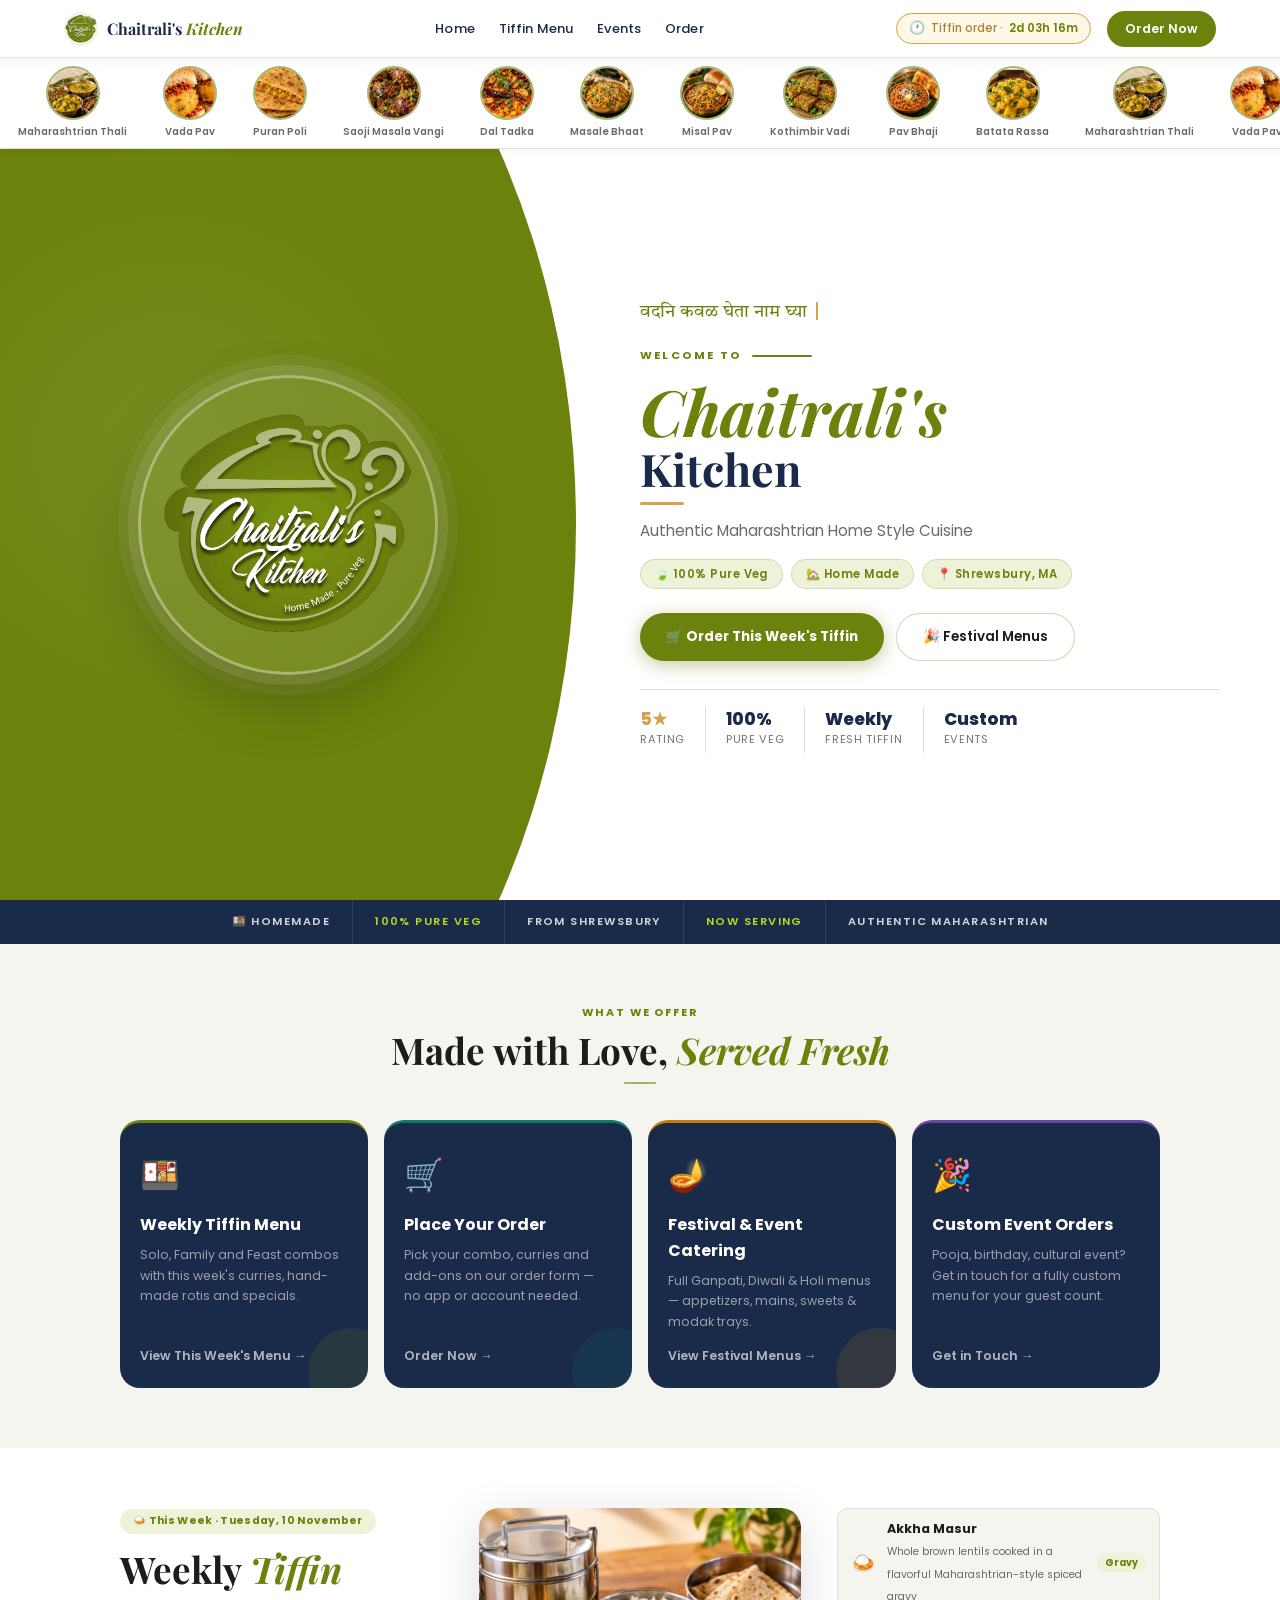
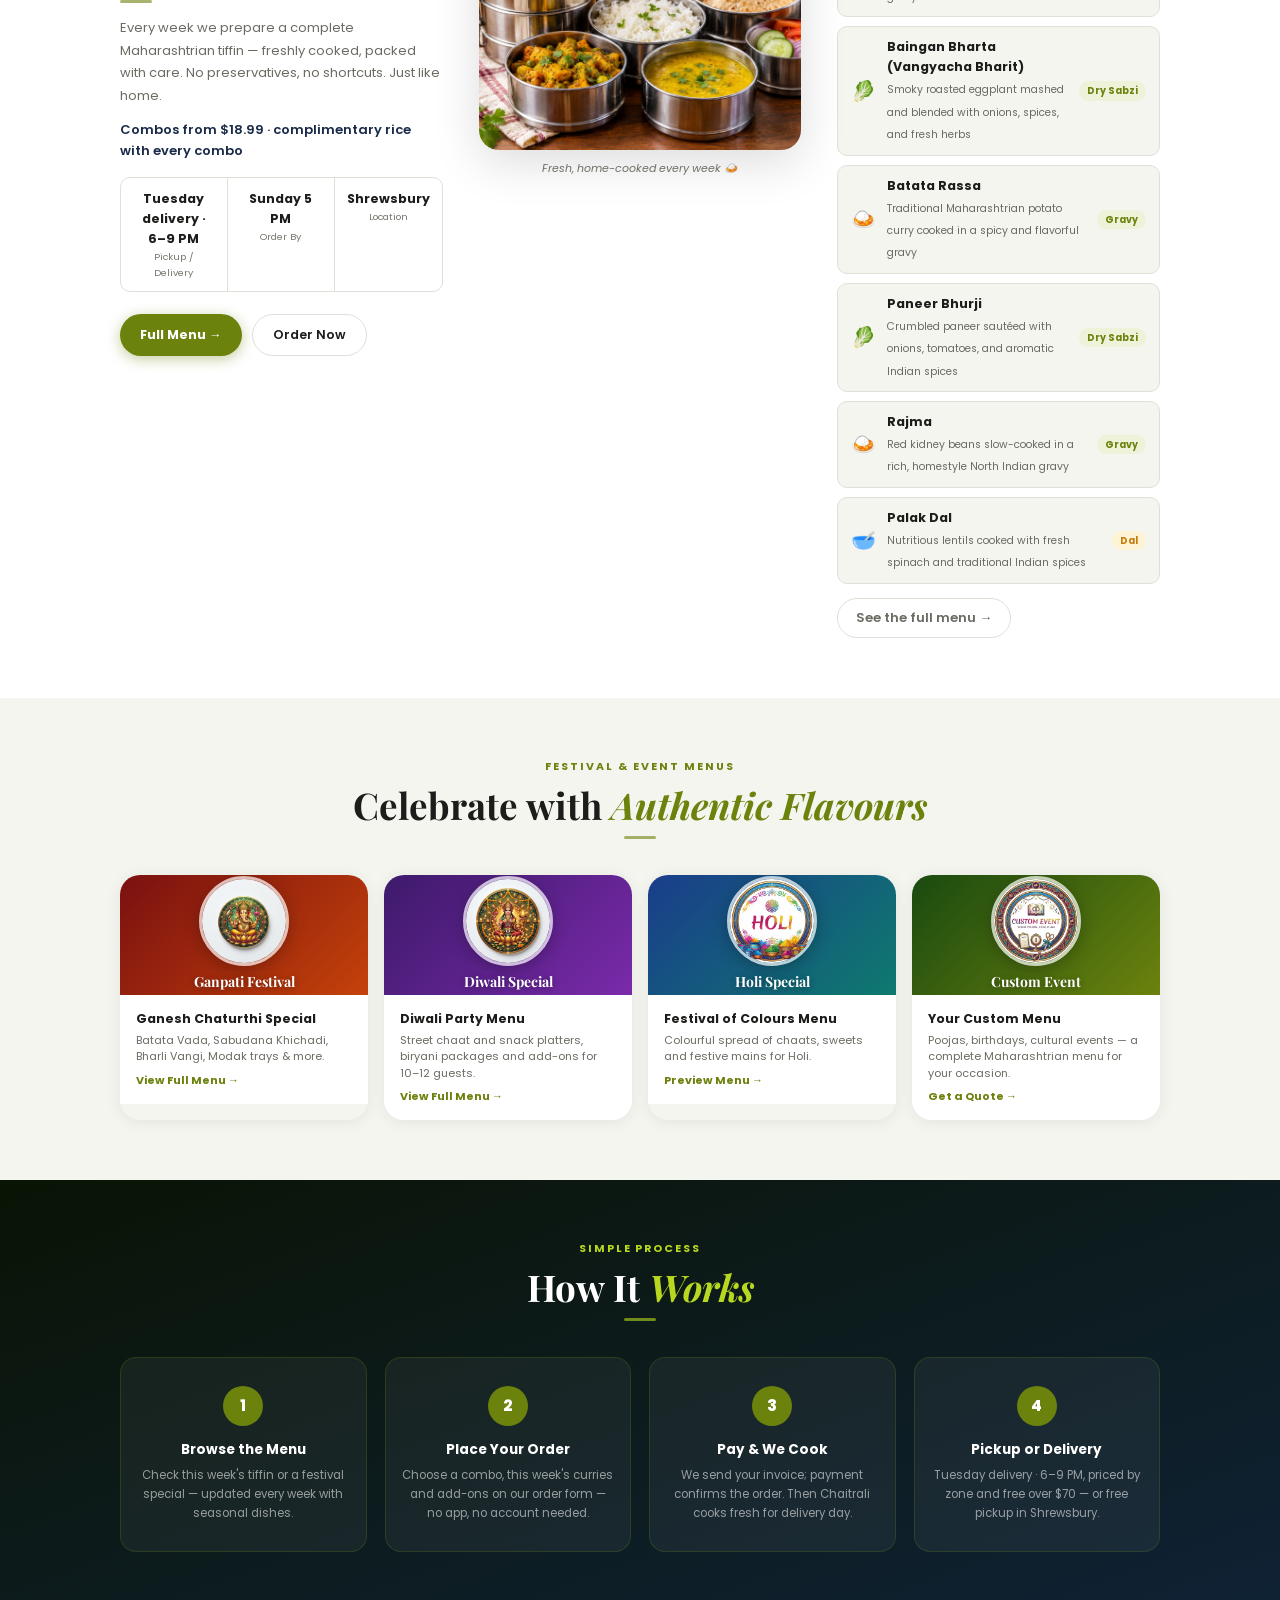
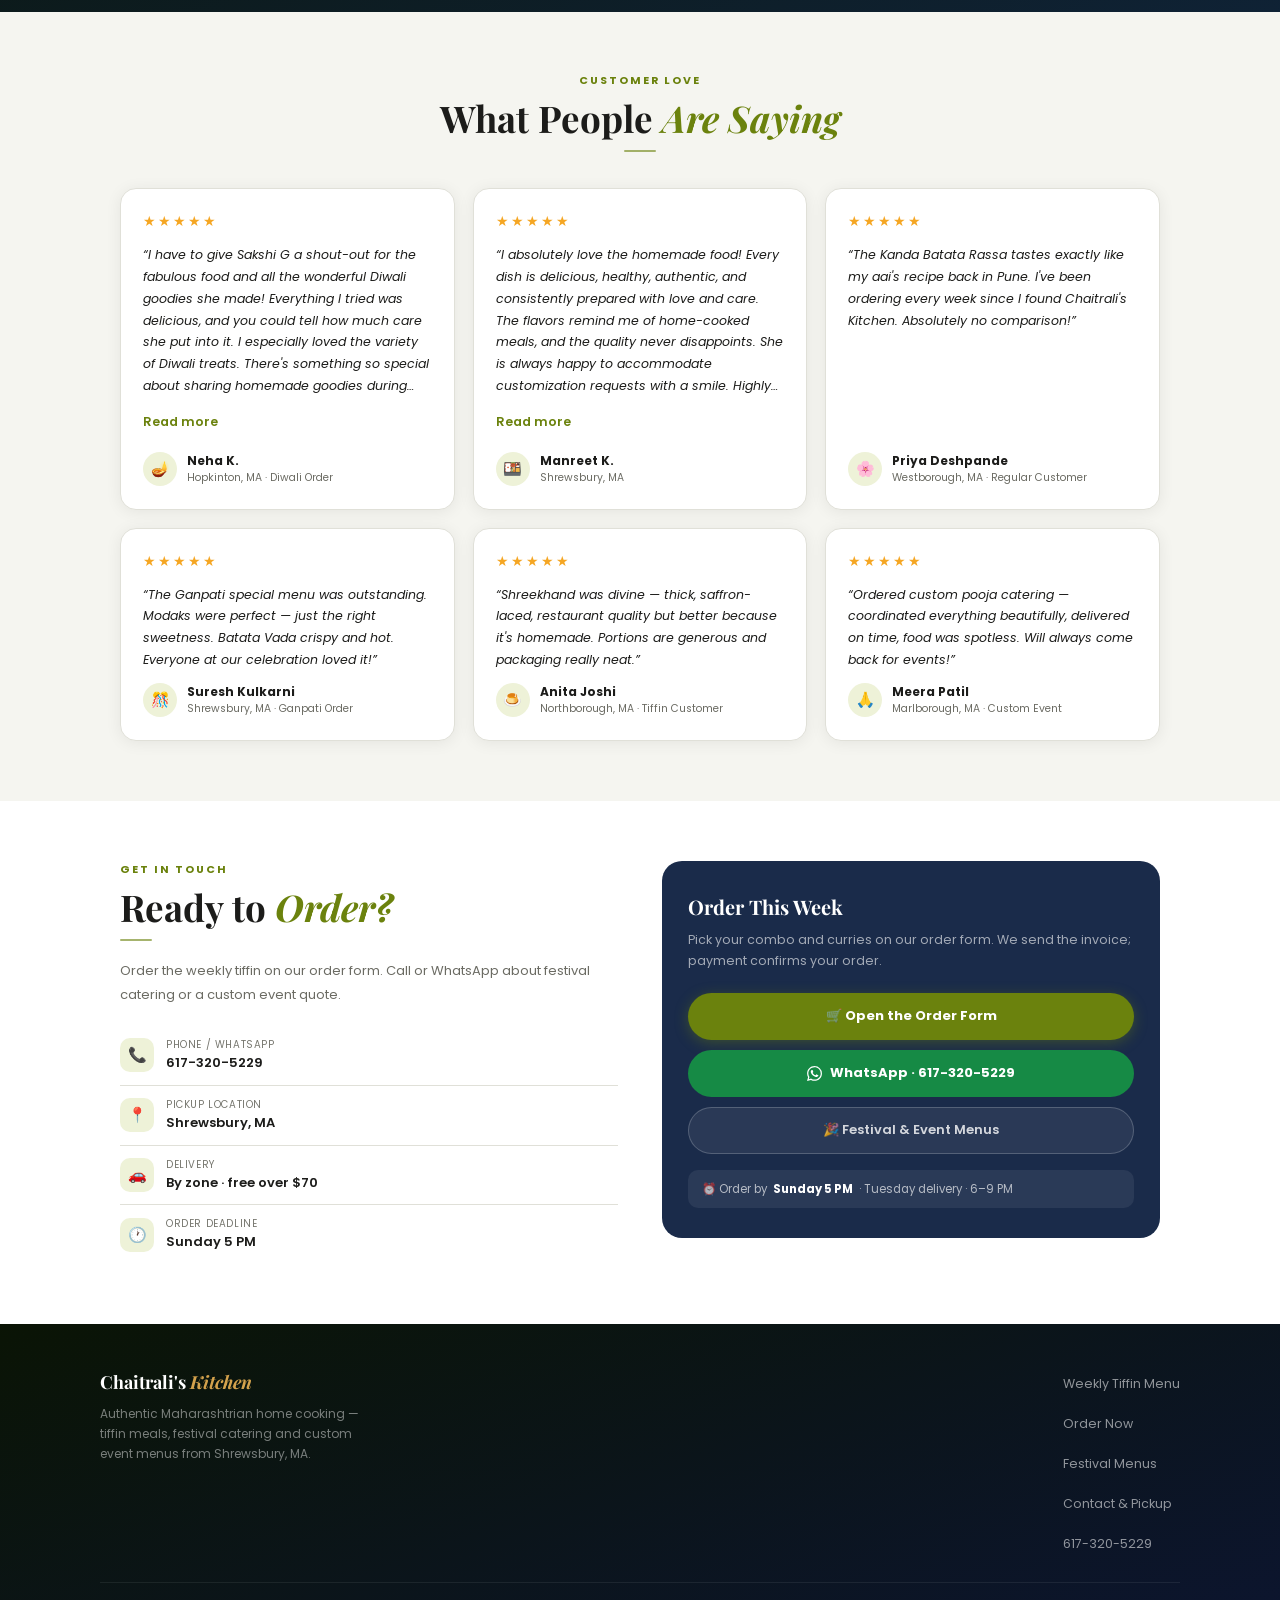
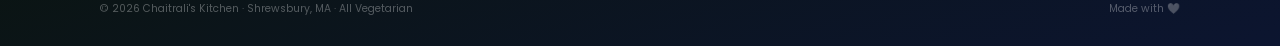
<file: index.html>
<!DOCTYPE html>
<html lang="en">
<head>
<meta charset="UTF-8">
<meta name="viewport" content="width=device-width, initial-scale=1.0, viewport-fit=cover">
<title>Chaitrali's Kitchen</title>
<meta name="description" content="Authentic Maharashtrian home cooking from Shrewsbury, MA. Weekly tiffin meals, festival catering, and custom event menus. 100% pure veg, homemade with love.">
<!-- Open Graph / Link Preview -->
<meta property="og:type" content="website">
<meta property="og:url" content="https://chaitraliskitchen.com/">
<meta property="og:site_name" content="Chaitrali's Kitchen">
<meta property="og:title" content="Chaitrali's Kitchen — Authentic Maharashtrian Home Cooking">
<meta property="og:description" content="Weekly tiffin meals, festival catering & custom event menus. 100% pure veg, homemade from Shrewsbury, MA.">
<meta property="og:image" content="https://chaitraliskitchen.com/images/carousel/maharashtrian-thali-hero.jpg">
<meta property="og:image:width" content="1200">
<meta property="og:image:height" content="630">
<meta property="og:image:alt" content="Maharashtrian thali — authentic home-cooked food by Chaitrali's Kitchen">
<!-- Twitter / X Card -->
<meta name="twitter:card" content="summary_large_image">
<meta name="twitter:title" content="Chaitrali's Kitchen — Authentic Maharashtrian Home Cooking">
<meta name="twitter:description" content="Weekly tiffin meals, festival catering & custom event menus. 100% pure veg, homemade from Shrewsbury, MA.">
<meta name="twitter:image" content="https://chaitraliskitchen.com/images/carousel/maharashtrian-thali-hero.jpg">
<link rel="preconnect" href="https://fonts.googleapis.com">
<link href="https://fonts.googleapis.com/css2?family=Poppins:wght@300;400;500;600;700&family=Playfair+Display:ital,wght@0,700;0,800;1,600;1,700&family=Tiro+Devanagari+Marathi&display=swap" rel="stylesheet">
<style>
/* ══════════════════════════════════════
   TOKENS
══════════════════════════════════════ */
:root {
  --olive:      #6b820d;
  --olive-l:    #8fa812;
  --olive-xl:   #b8d820;
  --olive-bg:   #eef2d8;
  --amber:      #c47d0a;
  --amber-bg:   #fff3d6;
  --teal:       #0e7a6e;
  --teal-bg:    #d6f0ed;
  --purple:     #6b45a0;
  --purple-bg:  #ede8f6;
  --navy:       #1A2B4A;
  --navy2:      #243856;
  --gold:       #D4A24C;
  --nav-bg:     rgba(255,255,255,.97);  /* nav/menu surface, follows the theme */
  --navy-ink:   #1A2B4A;                /* navy for TEXT; --navy stays for fills */

  --bg:         #f5f5f0;
  --bg-card:    #ffffff;
  --fg:         #1c1c1a;
  --fg-s:       #6b6b63;
  --fg-xs:      #9a9a90;
  --border:     #e0e0d8;
  --shadow:     0 2px 16px rgba(0,0,0,.07);
  --shadow-lg:  0 8px 40px rgba(0,0,0,.13);
  --r:          16px;
  --r-sm:       10px;
  color-scheme: light;
}
@media (prefers-color-scheme: dark) {
  :root:not([data-theme="light"]) {
    --olive: #96b714; --olive-l: #b8d820; --olive-xl: #d4f040;
    --olive-bg: #1a2604;
    --amber: #e09a22; --amber-bg: #2a1e04;
    --teal: #2abcae; --teal-bg: #082820;
    --purple: #a07dd4; --purple-bg: #1e1030;
    --navy: #1e3060; --navy2: #162448;
    --gold: #e8b84c; --nav-bg: rgba(28,28,32,.97); --navy-ink: #8fb0e8;
    --bg: #111114; --bg-card: #1c1c20;
    --fg: #f0f0ec; --fg-s: #9a9a92; --fg-xs: #666660;
    --border: #2a2a2e;
    --shadow: 0 2px 16px rgba(0,0,0,.4);
    --shadow-lg: 0 8px 40px rgba(0,0,0,.55);
    color-scheme: dark;
  }
}
:root[data-theme="dark"] {
  --olive: #96b714; --olive-l: #b8d820; --olive-xl: #d4f040;
  --olive-bg: #1a2604;
  --amber: #e09a22; --amber-bg: #2a1e04;
  --teal: #2abcae; --teal-bg: #082820;
  --purple: #a07dd4; --purple-bg: #1e1030;
  --navy: #1e3060; --navy2: #162448;
  --gold: #e8b84c; --nav-bg: rgba(28,28,32,.97); --navy-ink: #8fb0e8;
  --bg: #111114; --bg-card: #1c1c20;
  --fg: #f0f0ec; --fg-s: #9a9a92; --fg-xs: #666660;
  --border: #2a2a2e;
  --shadow: 0 2px 16px rgba(0,0,0,.4);
  --shadow-lg: 0 8px 40px rgba(0,0,0,.55);
  color-scheme: dark;
}

/* ══════════════════════════════════════
   RESET
══════════════════════════════════════ */
*,*::before,*::after { box-sizing:border-box; margin:0; padding:0; }
html { scroll-behavior:smooth; }
body {
  font-family:'Poppins',sans-serif;
  background:var(--bg); color:var(--fg);
  font-size:14px; line-height:1.6; overflow-x:hidden;
}
img { max-width:100%; display:block; }
a { text-decoration:none; color:inherit; }

/* ══════════════════════════════════════
   NAV
══════════════════════════════════════ */
nav {
  position:fixed; top:0; left:0; right:0; z-index:200;
  height:60px; display:flex; align-items:center;
  justify-content:space-between; padding:0 20px;
  background:var(--nav-bg); backdrop-filter:blur(12px);
  border-bottom:1px solid rgba(107,130,13,.12);
  box-shadow:0 2px 12px rgba(0,0,0,.06);
}
.nav-brand { display:flex; align-items:center; gap:9px; }
.nav-logo-img { width:36px; height:36px; border-radius:50%; object-fit:contain; background:rgba(107,130,13,.2); }
.nav-brand-text { font-family:'Playfair Display',serif; font-size:1rem; font-weight:700; color:var(--navy-ink); }
.nav-brand-text em { color:var(--gold); font-style:italic; }
.nav-pill {
  padding:8px 18px; border-radius:100px;
  background:var(--olive-fill); color:#fff;
  font-size:12px; font-weight:700; letter-spacing:.02em;
  box-shadow:0 2px 12px rgba(107,130,13,.4);
  transition:background .2s;
}
.nav-pill:hover { background:var(--olive-fill-h); }

/* ══════════════════════════════════════
   MARQUEE
══════════════════════════════════════ */
.marquee-wrap {
  position:relative;
  overflow:hidden; background:var(--bg-card);
  border-bottom:1px solid var(--border);
  box-shadow:0 2px 8px rgba(0,0,0,.04);
  padding:8px 0;
}
.marquee-track {
  display:flex; width:max-content;
  animation:scroll-dishes 28s linear infinite;
}
.marquee-track:hover { animation-play-state:paused; }
.d-item { display:flex; flex-direction:column; align-items:center; gap:4px; padding:0 18px; flex-shrink:0; }
.d-circle {
  width:54px; height:54px; border-radius:50%; overflow:hidden;
  border:2px solid rgba(107,130,13,.5);
  background:rgba(107,130,13,.15);
  transition:border-color .2s, transform .2s;
}
.d-item:hover .d-circle { border-color:var(--olive-xl); transform:scale(1.1); }
.d-circle img { width:100%; height:100%; object-fit:cover; }
.d-name { font-size:.62rem; font-weight:600; color:var(--fg-s); text-align:center; white-space:nowrap; }
@keyframes scroll-dishes { 0%{transform:translateX(0)} 100%{transform:translateX(-50%)} }

/* ══════════════════════════════════════
   HERO  — split layout: olive left | white right
══════════════════════════════════════ */
.hero {
  display:grid;
  grid-template-columns:45% 55%;
  min-height:calc(100svh - var(--topstack-h, 150px));
  background:var(--bg-card);
  overflow:hidden;
}

/* LEFT panel — olive green */
.hero-left {
  background:var(--olive);
  display:flex; align-items:center; justify-content:center;
  padding:48px 32px;
  position:relative;
  /* curved right edge */
  clip-path: ellipse(100% 100% at 0% 50%);
}
.hero-left::after {
  content:'';
  position:absolute; inset:0;
  background:radial-gradient(ellipse 80% 60% at 30% 40%, rgba(255,255,255,.08) 0%, transparent 70%);
  pointer-events:none;
}

/* Logo circle */
.hero-logo-wrap {
  position:relative; z-index:2;
  width:min(260px, 38vw); aspect-ratio:1;
}
.hero-logo-ring {
  width:100%; height:100%; border-radius:50%;
  border:3px solid rgba(255,255,255,.35);
  padding:12px;
  box-shadow:
    0 0 0 10px rgba(255,255,255,.1),
    0 0 0 20px rgba(255,255,255,.05),
    0 24px 60px rgba(0,0,0,.25);
  background:rgba(255,255,255,.08);
  display:flex; align-items:center; justify-content:center;
}
.hero-logo-ring img {
  width:100%; height:100%; object-fit:contain; border-radius:50%;
}

/* RIGHT panel — white */
.hero-right {
  display:flex; flex-direction:column; justify-content:center;
  padding:48px 48px 48px 56px;
  background:var(--bg-card);
}

/* ── Shloka: वदनि कवळ, typed line by line above the welcome line ── */
.shloka {
  font-family:'Tiro Devanagari Marathi','Noto Serif Devanagari',Georgia,serif;
  font-size:clamp(.95rem,1.45vw,1.1rem);
  line-height:1.95;
  color:var(--olive);
  margin-bottom:16px;
  /* floor for the no-JS case; the script measures the tallest line and
     reserves exactly that, so nothing jumps and no space is wasted */
  min-height:2em;
}
.shloka-line { white-space:pre-wrap; }
.shloka-caret {
  display:inline-block; width:2px; height:1.02em;
  background:var(--gold); margin-left:4px; vertical-align:-.14em;
  animation:shloka-blink 1s step-end infinite;
}
/* solid while characters are moving, blinking only at rest */
.shloka.is-typing .shloka-caret { animation:none; }
@keyframes shloka-blink { 0%,50%{opacity:1} 50.01%,100%{opacity:0} }
@media (max-width:700px) { .shloka { font-size:1rem; } }
@media (prefers-reduced-motion:reduce) { .shloka-caret { animation:none; } }

/* Eyebrow */
.hero-eyebrow {
  display:flex; align-items:center; gap:10px;
  font-size:.7rem; font-weight:700; letter-spacing:.2em;
  text-transform:uppercase; color:var(--olive);
  margin-bottom:12px;
}
.hero-eyebrow::after {
  content:''; flex:1; max-width:60px; height:2px;
  background:var(--olive); border-radius:2px;
}

/* Heading */
.hero-h1 {
  font-family:'Playfair Display',serif;
  line-height:1.05; margin-bottom:10px;
}
.hero-h1 .line1 {
  font-style:italic; font-weight:700;
  font-size:clamp(2.8rem,5vw,4.5rem);
  color:var(--olive); display:block;
}
.hero-h1 .line2 {
  font-style:normal; font-weight:700;
  font-size:clamp(2rem,3.5vw,3.2rem);
  color:var(--navy-ink); display:block;
}

.hero-rule {
  width:44px; height:3px; margin:0 0 14px;
  background:var(--gold); border-radius:2px;
}
.hero-sub {
  font-size:.95rem; color:var(--fg-s);
  line-height:1.6; margin-bottom:16px;
}

/* Badges */
.hero-badges {
  display:flex; flex-wrap:wrap; gap:8px;
  margin-bottom:24px;
}
.hero-badge {
  padding:5px 14px; border-radius:100px;
  background:var(--olive-bg); border:1px solid rgba(107,130,13,.2);
  color:var(--olive); font-size:.72rem; font-weight:600;
  letter-spacing:.04em;
}

/* CTA buttons */
.hero-btns {
  display:flex; flex-wrap:wrap; gap:12px;
  margin-bottom:28px;
}
.btn-order {
  display:inline-flex; align-items:center; justify-content:center; gap:8px;
  padding:13px 26px; border-radius:100px;
  background:var(--olive-fill); color:#fff;
  font-size:13.5px; font-weight:700; font-family:'Poppins',sans-serif;
  box-shadow:0 4px 18px rgba(107,130,13,.4);
  transition:background .2s, transform .15s, box-shadow .2s;
  border:none; cursor:pointer; white-space:nowrap;
}
.btn-order:hover { background:var(--olive-fill-h); transform:translateY(-2px); box-shadow:0 8px 24px rgba(107,130,13,.5); }
.btn-festival {
  display:inline-flex; align-items:center; justify-content:center; gap:8px;
  padding:12px 26px; border-radius:100px;
  background:var(--bg-card); color:var(--fg);
  border:1.5px solid rgba(107,130,13,.3);
  font-size:13.5px; font-weight:600; font-family:'Poppins',sans-serif;
  transition:background .2s, border-color .2s;
  cursor:pointer; white-space:nowrap;
}
.btn-festival:hover { background:var(--olive-bg); border-color:var(--olive); color:var(--olive); }

/* Trust row */
.hero-trust {
  display:flex; gap:0; flex-wrap:wrap;
  border-top:1px solid var(--border); padding-top:16px;
}
.t-item { padding:4px 20px 4px 0; text-align:left; margin-right:20px; border-right:1px solid var(--border); }
.t-item:last-child { border-right:none; margin-right:0; }
.t-val { font-size:17px; font-weight:800; color:var(--navy-ink); line-height:1.1; }
.t-val.star { color:var(--gold); }
.t-lbl { font-size:.7rem; color:var(--fg-xs); letter-spacing:.06em; text-transform:uppercase; margin-top:2px; }

/* Mobile: stack */
@media (max-width:700px) {
  .hero {
    grid-template-columns:1fr;
    min-height:unset;   /* offset comes from body's --topstack-h */
  }
  .hero-left {
    clip-path:none;
    border-radius:0 0 50% 50% / 0 0 40px 40px;
    padding:40px 24px;
  }
  .hero-logo-wrap { width:min(200px,55vw); }
  .hero-right { padding:36px 24px; }
  .hero-h1 .line1 { font-size:clamp(2.4rem,10vw,3.5rem); }
  .hero-h1 .line2 { font-size:clamp(1.7rem,7vw,2.5rem); }
  .hero-btns { flex-direction:column; }
  .btn-order, .btn-festival { text-align:center; justify-content:center; }
  .t-item { padding:4px 12px 4px 0; margin-right:12px; }
}



/* ══════════════════════════════════════
   TAG STRIP
══════════════════════════════════════ */
.tag-strip {
  background:var(--navy);
  display:flex; align-items:center; justify-content:center; flex-wrap:wrap;
}
.tag-strip span {
  padding:13px 22px; font-size:.7rem; font-weight:600;
  letter-spacing:.13em; text-transform:uppercase; color:rgba(255,255,255,.8);
  border-right:1px solid rgba(255,255,255,.1); white-space:nowrap;
}
.tag-strip span:last-child { border-right:none; }
.tag-strip .accent { color:var(--olive-xl); }

/* ══════════════════════════════════════
   SHARED SECTION
══════════════════════════════════════ */
.section { padding-block:60px; }
.wrap { max-width:1080px; margin-inline:auto; padding-inline:20px; }
.sec-head { text-align:center; margin-bottom:36px; }
.eyebrow {
  font-size:.68rem; font-weight:700; letter-spacing:.18em;
  text-transform:uppercase; color:var(--olive); margin-bottom:8px;
}
.sec-title {
  font-family:'Playfair Display',serif;
  font-size:clamp(1.6rem,4vw,2.3rem);
  font-weight:700; color:var(--fg); line-height:1.15;
}
.sec-title em { font-style:italic; color:var(--olive); }
.divbar { width:32px; height:2.5px; background:var(--olive); border-radius:2px; margin:10px auto 0; opacity:.6; }

/* ══════════════════════════════════════
   OFFER CARDS
══════════════════════════════════════ */
.cards-sec { background:var(--bg); }
.cards-grid {
  display:grid; gap:16px;
  grid-template-columns:repeat(auto-fill,minmax(min(220px,100%),1fr));
}
.offer-card {
  display:flex; flex-direction:column; align-items:flex-start;
  background:var(--navy); border-radius:20px; padding:26px 20px 22px;
  position:relative; overflow:hidden;
  transition:transform .22s, box-shadow .22s;
  border-top:3px solid transparent;
}
.offer-card:hover { transform:translateY(-5px); box-shadow:0 20px 48px rgba(26,43,74,.3); }
.c-olive { border-top-color:var(--olive); }
.c-teal  { border-top-color:var(--teal); }
.c-amber { border-top-color:var(--amber); }
.c-purple{ border-top-color:var(--purple); }
.card-ico { font-size:2rem; margin-bottom:12px; }
.offer-card h3 { color:#fff; font-size:1rem; font-weight:700; margin-bottom:7px; }
.offer-card p  { color:rgba(255,255,255,.55); font-size:.78rem; line-height:1.65; flex:1; }
.card-cta {
  display:inline-flex; align-items:center; gap:4px;
  margin-top:14px; font-size:.78rem; font-weight:600;
  color:rgba(255,255,255,.65); transition:color .2s;
}
.offer-card:hover .card-cta { color:#fff; }
.card-blob {
  position:absolute; bottom:-28px; right:-28px; width:88px; height:88px;
  border-radius:50%; opacity:.15;
}
.c-olive .card-blob { background:var(--olive); }
.c-teal  .card-blob { background:var(--teal); }
.c-amber .card-blob { background:var(--amber); }
.c-purple.card-blob { background:var(--purple); }


/* tiffin photo */
.tiffin-photo-wrap {
  border-radius:20px; overflow:hidden;
  box-shadow:0 12px 48px rgba(0,0,0,.14);
  aspect-ratio:4/3; position:relative;
}
.tiffin-photo-wrap img {
  width:100%; height:100%; object-fit:cover;
  transition:transform .5s ease;
}
.tiffin-photo-wrap:hover img { transform:scale(1.03); }
/* soft wisps rising off the bowls, so the food looks just cooked */
.steam { position:absolute; left:18%; right:18%; top:22%; height:45%; pointer-events:none; }
.steam span {
  position:absolute; bottom:0; width:16%; height:70%; border-radius:50%;
  background:radial-gradient(ellipse at center, rgba(255,255,255,.85), rgba(255,255,255,0) 70%);
  filter:blur(4px); opacity:0; animation:steam-rise 3.4s ease-in infinite;
}
.steam span:nth-child(1) { left:2%;  animation-delay:0s; }
.steam span:nth-child(2) { left:22%; animation-delay:.7s; }
.steam span:nth-child(3) { left:42%; animation-delay:1.4s; }
.steam span:nth-child(4) { left:62%; animation-delay:2.1s; }
.steam span:nth-child(5) { left:82%; animation-delay:2.8s; }
@keyframes steam-rise {
  0%   { transform:translateY(25%) scaleX(.7); opacity:0; }
  25%  { opacity:.8; }
  100% { transform:translateY(-75%) scaleX(1.6) rotate(6deg); opacity:0; }
}
@media (prefers-reduced-motion:reduce) { .steam { display:none; } }
.tiffin-photo-caption {
  margin-top:10px; text-align:center;
  font-size:11px; color:var(--fg-xs); font-style:italic;
}
/* ══════════════════════════════════════
   TIFFIN PREVIEW
══════════════════════════════════════ */
.tiffin-sec { background:var(--bg-card); }
.tiffin-grid {
  display:grid; grid-template-columns:1fr 1fr 1fr; gap:36px; align-items:start;
}
@media (max-width:900px) { .tiffin-grid { grid-template-columns:1fr 1fr; gap:28px; } }
@media (max-width:600px) { .tiffin-grid { grid-template-columns:1fr; gap:28px; } }
.wk-chip {
  display:inline-flex; align-items:center; gap:6px;
  background:var(--olive-bg); color:var(--olive);
  padding:4px 13px; border-radius:100px;
  font-size:10.5px; font-weight:700; letter-spacing:.03em; margin-bottom:14px;
}
.tiffin-facts {
  display:flex; border:1px solid var(--border); border-radius:var(--r-sm); overflow:hidden; margin:16px 0 22px;
}
.tf { flex:1; padding:11px 12px; border-right:1px solid var(--border); text-align:center; }
.tf:last-child { border-right:none; }
.tf-v { font-size:12.5px; font-weight:700; }
.tf-l { font-size:9.5px; color:var(--fg-xs); }
.dish-list { display:flex; flex-direction:column; gap:9px; }
.dish-row {
  display:flex; align-items:center; gap:11px;
  background:var(--bg); border-radius:var(--r-sm);
  padding:10px 13px; border:1px solid var(--border);
}
.d-em { font-size:20px; flex-shrink:0; }
.d-inf { flex:1; min-width:0; }
.d-inf strong { font-size:12.5px; display:block; }
.d-inf span   { font-size:10.5px; color:var(--fg-s); }
.dtag { font-size:9.5px; font-weight:700; padding:2px 8px; border-radius:20px; white-space:nowrap; flex-shrink:0; }
.tg { background:var(--olive-bg); color:var(--olive); }
.tr { background:var(--teal-bg);  color:var(--teal); }
.td { background:var(--amber-bg); color:var(--amber); }
.tu { background:var(--purple-bg);color:var(--purple); }
.ts { background:var(--amber-bg); color:var(--amber); }
.tw { background:var(--purple-bg);color:var(--purple); }

/* ══════════════════════════════════════
   EVENTS
══════════════════════════════════════ */
.events-sec { background:var(--bg); }
.events-grid { display:grid; grid-template-columns:repeat(auto-fill,minmax(min(220px,100%),1fr)); gap:16px; }
.ev-card { border-radius:20px; overflow:hidden; box-shadow:var(--shadow); transition:transform .2s, box-shadow .2s; }
.ev-card:hover { transform:translateY(-4px); box-shadow:var(--shadow-lg); }
.ev-banner {
  height:120px; display:flex; flex-direction:column;
  align-items:center; justify-content:center; gap:5px; position:relative;
}
.ev-icon { font-size:38px; line-height:1; }
.ev-icon img { width:90px; height:90px; border-radius:50%; object-fit:cover;
  border:3px solid rgba(255,255,255,0.7);
  box-shadow:0 4px 16px rgba(0,0,0,0.25); display:block; }
.ev-name { font-family:'Playfair Display',serif; font-size:14px; font-weight:700; color:#fff; text-shadow:0 1px 6px rgba(0,0,0,.4); }
.ev-g { background:linear-gradient(135deg,#7a1010,#c4420a); }
.ev-d { background:linear-gradient(135deg,#3d1a6b,#7a2aaa); }
.ev-h { background:linear-gradient(135deg,#1a3d8b,#0e7a6e); }
.ev-c { background:linear-gradient(135deg,#1a4a10,#6b820d); }
.ev-body { background:var(--bg-card); padding:14px 16px; }
.ev-body strong { font-size:12.5px; display:block; margin-bottom:3px; }
.ev-body p { font-size:11px; color:var(--fg-s); line-height:1.5; }
.ev-link { display:inline-flex; align-items:center; gap:4px; color:var(--olive); font-size:11px; font-weight:700; margin-top:7px; }

/* ══════════════════════════════════════
   HOW IT WORKS
══════════════════════════════════════ */
.hiw-sec {
  background:linear-gradient(160deg, #0a1405 0%, #0f2235 100%);
}
.steps-row { display:grid; grid-template-columns:repeat(auto-fill,minmax(min(200px,100%),1fr)); gap:18px; margin-top:36px; }
.step { text-align:center; padding:28px 16px; background:rgba(255,255,255,.05); border-radius:var(--r); border:1px solid rgba(107,130,13,.25); }
.step-n { display:inline-flex; align-items:center; justify-content:center; width:40px; height:40px; border-radius:50%; background:var(--olive-fill); color:#fff; font-size:15px; font-weight:800; margin-bottom:13px; }
.step h4 { font-size:13.5px; font-weight:700; color:#fff; margin-bottom:6px; }
.step p  { font-size:11.5px; color:rgba(255,255,255,.55); line-height:1.65; }

/* ══════════════════════════════════════
   REVIEWS
══════════════════════════════════════ */
.reviews-sec { background:var(--bg); }
.reviews-grid { display:grid; grid-template-columns:repeat(auto-fill,minmax(min(260px,100%),1fr)); gap:18px; }
.rv-card { background:var(--bg-card); border-radius:var(--r); padding:22px; box-shadow:var(--shadow); border:1px solid var(--border); display:flex; flex-direction:column; gap:11px; }
.rv-stars { color:#f5a623; font-size:13.5px; letter-spacing:2px; }
.rv-text { font-size:12.5px; color:var(--fg); line-height:1.75; font-style:italic; flex:1; }
.rv-text::before { content:'\201C'; } .rv-text::after { content:'\201D'; }
.rv-text.rv-fold { display:-webkit-box; -webkit-line-clamp:7; -webkit-box-orient:vertical; overflow:hidden; flex:none; }
.rv-more { align-self:flex-start; margin-top:-4px; padding:8px 0; min-height:36px; background:none; border:none; font:inherit; font-size:12.5px; font-weight:600; color:var(--olive); cursor:pointer; }
.rv-who { display:flex; align-items:center; gap:10px; }
.rv-av { width:34px; height:34px; border-radius:50%; background:var(--olive-bg); display:flex; align-items:center; justify-content:center; font-size:15px; flex-shrink:0; }
.rv-nm { font-size:12px; font-weight:700; }
.rv-mt { font-size:10.5px; color:var(--fg-s); }

/* ══════════════════════════════════════
   CONTACT
══════════════════════════════════════ */
.contact-sec { background:var(--bg-card); }
.contact-grid { display:grid; grid-template-columns:1fr 1fr; gap:44px; align-items:start; }
@media (max-width:680px) { .contact-grid { grid-template-columns:1fr; gap:28px; } }
.cd-row { display:flex; align-items:center; gap:12px; padding:11px 0; border-bottom:1px solid var(--border); }
.cd-row:last-child { border-bottom:none; }
.cd-ico { width:34px; height:34px; border-radius:var(--r-sm); background:var(--olive-bg); color:var(--olive); display:flex; align-items:center; justify-content:center; font-size:15px; flex-shrink:0; }
.cd-lbl { font-size:10px; color:var(--fg-xs); text-transform:uppercase; letter-spacing:.06em; }
.cd-val { font-size:13px; font-weight:600; }
.order-panel { background:var(--navy); border-radius:20px; padding:30px 26px; }
.order-panel h3 { font-family:'Playfair Display',serif; font-size:20px; color:#fff; margin-bottom:7px; }
.order-panel p  { font-size:12.5px; color:rgba(255,255,255,.6); margin-bottom:22px; line-height:1.65; }
.o-btns { display:flex; flex-direction:column; gap:10px; }
.btn-wa {
  display:flex; align-items:center; justify-content:center; gap:8px;
  background:var(--wa); color:#fff; padding:13px 22px; border-radius:100px;
  font-size:13px; font-weight:700; font-family:'Poppins',sans-serif;
  border:none; cursor:pointer; transition:background .2s;
}
.btn-wa:hover { background:var(--wa-h); }
.btn-main {
  display:flex; align-items:center; justify-content:center; gap:7px;
  background:var(--olive-fill); color:#fff; padding:13px 22px; border-radius:100px;
  font-size:13px; font-weight:700; font-family:'Poppins',sans-serif;
  box-shadow:0 3px 14px rgba(107,130,13,.4);
  transition:background .2s;
}
.btn-main:hover { background:var(--olive-fill-h); }
.btn-outline {
  display:flex; align-items:center; justify-content:center; gap:7px;
  background:rgba(255,255,255,.07); color:rgba(255,255,255,.8);
  border:1.5px solid rgba(255,255,255,.2); padding:12px 22px; border-radius:100px;
  font-size:13px; font-weight:600; font-family:'Poppins',sans-serif;
  transition:background .2s, border-color .2s;
}
.btn-outline:hover { background:rgba(255,255,255,.12); border-color:rgba(255,255,255,.4); color:#fff; }
.deadline-box { margin-top:16px; background:rgba(255,255,255,.07); border-radius:var(--r-sm); padding:10px 14px; font-size:11.5px; color:rgba(255,255,255,.65); }

/* ══════════════════════════════════════
   FOOTER
══════════════════════════════════════ */
footer {
  background:linear-gradient(160deg,#0a1405,#0c1530);
  padding:44px 20px 28px;
}
.footer-inner {
  max-width:1080px; margin-inline:auto;
  display:grid; grid-template-columns:1fr auto; gap:28px; align-items:start;
  margin-bottom:22px;
}
@media (max-width:560px) { .footer-inner { grid-template-columns:1fr; } }
.foot-brand { font-family:'Playfair Display',serif; font-size:18px; font-weight:700; color:#fff; margin-bottom:7px; }
.foot-brand em { font-style:italic; color:var(--gold); }
.foot-tag { font-size:12px; color:rgba(255,255,255,.45); line-height:1.65; max-width:280px; }
.foot-links { display:flex; flex-direction:column; gap:8px; }
.foot-links a { display:inline-block; padding:6px 0; font-size:12.5px; color:rgba(255,255,255,.55); transition:color .2s; }
.foot-links a:hover { color:var(--olive-xl); }
.foot-bottom {
  max-width:1080px; margin-inline:auto;
  border-top:1px solid rgba(255,255,255,.07); padding-top:18px;
  display:flex; justify-content:space-between; flex-wrap:wrap; gap:6px;
  font-size:10.5px; color:rgba(255,255,255,.3);
}

/* ══════════════════════════════════════
   DISH TAGS (kept from weekly-menu)
══════════════════════════════════════ */
.tag-gravy { background:var(--olive-bg); color:var(--olive); }
.tag-rassa { background:var(--teal-bg);  color:var(--teal); }
.tag-dal   { background:var(--amber-bg); color:var(--amber); }
.tag-usal  { background:var(--purple-bg);color:var(--purple); }
.tag-rice  { background:var(--teal-bg);  color:var(--teal); }
.tag-sweet { background:var(--purple-bg);color:var(--purple); }
.tag-spicy { background:var(--amber-bg); color:var(--amber); }
.tag-dry   { background:var(--olive-bg); color:var(--olive); }
.tag-special { background:var(--purple-bg);color:var(--purple); }
.tag-snack { background:var(--bg); color:var(--fg-s); border:1px solid var(--border); }

/* ══════════════════════════════════════
   DESKTOP TWEAKS
══════════════════════════════════════ */
@media (min-width:960px) {
  .hero-logo-wrap { width:min(300px,28vw); }
  .hero-right { padding:60px 60px 60px 64px; }
}

  /* ── Shared Site Nav ── */
  .topstack { position: fixed; top: 0; left: 0; right: 0; z-index: 200; }
  .ck-nav {
    position: relative;
    display: flex; align-items: center; justify-content: space-between;
    gap: 16px; padding: 0 5%;
    height: 58px;
    background: var(--nav-bg); backdrop-filter: blur(8px);
    border-bottom: 1px solid rgba(107,130,13,0.18);
    font-family: 'Poppins', sans-serif;
  }
  .ck-brand {
    display: flex; align-items: center; gap: 9px;
    text-decoration: none; flex-shrink: 0;
  }
  .ck-brand img {
    width: 34px; height: 34px; border-radius: 50%; object-fit: contain;
    background: #f2f5e6;
  }
  .ck-brand span {
    font-family: 'Playfair Display', serif; font-size: 1rem;
    font-weight: 700; color: var(--navy-ink);
  }
  .ck-brand em { color: #6b820d; font-style: italic; }
  .ck-links {
    display: flex; list-style: none; gap: 24px;
    margin: 0 auto; padding: 0;
  }
  .ck-links a {
    text-decoration: none; font-size: 13px; font-weight: 500;
    color: var(--navy-ink); letter-spacing: .01em; transition: color .15s;
  }
  .ck-links a:hover { color: #6b820d; }
  .ck-links a.active { color: #6b820d; font-weight: 600; }
  .ck-order {
    flex-shrink: 0; text-decoration: none;
    background: #6b820d; color: #fff;
    padding: 7px 18px; border-radius: 24px;
    font-size: 12.5px; font-weight: 600; transition: opacity .15s;
  }
  .ck-order:hover { opacity: .87; }
  .ck-burger {
    display: none; background: none; border: none;
    font-size: 22px; cursor: pointer; color: var(--navy-ink);
    padding: 4px;
  }
  @media (max-width: 600px) {
    .ck-nav { padding: 0 14px; gap: 8px; }
    .ck-brand span { font-size: .86rem; }
    .ck-brand img { width: 30px; height: 30px; }
    .ck-countdown { font-size: 10px; padding: 3px 8px; gap: 4px; }
    .ck-order { padding: 6px 12px; font-size: 11px; }
    .ck-burger { display: block; flex-shrink: 0; }
    .ck-links { display: none; position: absolute; top: 100%; left: 0; right: 0;
      flex-direction: column; background: var(--bg-card); border-bottom: 1px solid var(--border);
      padding: 12px 5% 16px; gap: 12px; z-index: 201; }
    .ck-nav.open .ck-links { display: flex; }
    .ck-burger { display: block; }
  }
  /* push page content below fixed nav */
  body { padding-top: var(--topstack-h, 150px); }


  /* ── Order Countdown Badge ── */
  .ck-countdown {
    display: flex; align-items: center; gap: 6px;
    background: #fff8e6; border: 1.5px solid #D4A24C;
    border-radius: 20px; padding: 4px 12px;
    font-size: 11.5px; font-weight: 600; color: #8a5a00;
    white-space: nowrap; flex-shrink: 0;
    transition: background .3s;
  }
  .ck-countdown .cd-dot { font-size: 13px; }
  .ck-countdown .cd-label { opacity: .75; font-weight: 500; }
  .ck-countdown .cd-time { color: #6b820d; font-variant-numeric: tabular-nums; }
  .ck-countdown.cd-urgent { background: #fff0f0; border-color: #e05a5a; color: #a00; }
  .ck-countdown.cd-urgent .cd-time { color: #c0392b; }
  @media (max-width: 480px) {
    .ck-countdown .cd-label { display: none; }
  }
  @media (max-width: 420px) {
    .ck-countdown { display: none; }   /* the hero repeats the cutoff anyway */
  }

/* Fills that carry white text, and navy used as text, need their own
   dark-mode values: the dark --olive and --navy are tuned for accents
   and surfaces, not for sitting under or behind text. */
:root { --olive-fill:#6b820d; --olive-fill-h:#8fa812; --fg-xs:#76766e; --wa:#168a45; --wa-h:#11733a; }
@media (prefers-color-scheme: dark) { :root:not([data-theme="light"]) { --olive-fill:#5f760c; --olive-fill-h:#6b820d; --wa:#168a45; --wa-h:#11733a; --fg-xs:#8a8a82; } }
:root[data-theme="dark"] { --olive-fill:#5f760c; --olive-fill-h:#6b820d; --wa:#168a45; --wa-h:#11733a; --fg-xs:#8a8a82; }
</style>
<link rel="stylesheet" href="scripts/site.css">
</head>
<body>

<!-- Fixed top stack: nav and marquee.
     Height is measured at runtime into --topstack-h, so the page below
     always starts right under it instead of guessing at pixel offsets. -->
<div class="topstack" id="topstack">
<nav class="ck-nav" id="ck-nav">
  <a class="ck-brand" href="index.html">
    <img src="Logo/logo.png" alt="logo" onerror="this.style.display='none'">
    <span>Chaitrali's <em>Kitchen</em></span>
  </a>
  <ul class="ck-links">
    <li><a href="index.html">Home</a></li>
    <li><a href="pages/weekly-menu.html">Tiffin Menu</a></li>
    <li><a href="pages/event-menu.html">Events</a></li>
    <li><a href="pages/order.html">Order</a></li>
  </ul>
  <div class="ck-countdown" id="ck-countdown"><span class="cd-dot">🕐</span><span class="cd-label">Tiffin order ·</span><span class="cd-time" id="cd-time">…</span></div>
  <a class="ck-order" href="pages/order.html">Order Now</a>
  <button class="ck-burger" onclick="document.getElementById('ck-nav').classList.toggle('open')" aria-label="Menu">☰</button>
</nav>

<!-- MARQUEE -->
<div class="marquee-wrap">
  <div class="marquee-track">
    <div class="d-item"><div class="d-circle"><img src="images/carousel/maharashtrian-thali-hero.jpg" alt="" onerror="this.parentElement.innerHTML='🍱'"></div><span class="d-name">Maharashtrian Thali</span></div>
    <div class="d-item"><div class="d-circle"><img src="images/carousel/vadapav.jpg" alt="" onerror="this.parentElement.innerHTML='🥔'"></div><span class="d-name">Vada Pav</span></div>
    <div class="d-item"><div class="d-circle"><img src="images/carousel/puranpoli-close.jpg" alt="" onerror="this.parentElement.innerHTML='🫓'"></div><span class="d-name">Puran Poli</span></div>
    <div class="d-item"><div class="d-circle"><img src="images/carousel/saoji-masala-vangi.jpg" alt="" onerror="this.parentElement.innerHTML='🍆'"></div><span class="d-name">Saoji Masala Vangi</span></div>
    <div class="d-item"><div class="d-circle"><img src="images/carousel/dal-tadka.jpg" alt="" onerror="this.parentElement.innerHTML='🥣'"></div><span class="d-name">Dal Tadka</span></div>
    <div class="d-item"><div class="d-circle"><img src="images/menu-items/masale-bhaat.jpg" alt="" onerror="this.parentElement.innerHTML='🍛'"></div><span class="d-name">Masale Bhaat</span></div>
    <div class="d-item"><div class="d-circle"><img src="images/menu-items/misal-pav.jpg" alt="" onerror="this.parentElement.innerHTML='🌶'"></div><span class="d-name">Misal Pav</span></div>
    <div class="d-item"><div class="d-circle"><img src="images/menu-items/kothimbir-vadi.jpg" alt="" onerror="this.parentElement.innerHTML='🟩'"></div><span class="d-name">Kothimbir Vadi</span></div>
    <div class="d-item"><div class="d-circle"><img src="images/menu-items/pav-bhaji.jpg" alt="" onerror="this.parentElement.innerHTML='🍲'"></div><span class="d-name">Pav Bhaji</span></div>
    <div class="d-item"><div class="d-circle"><img src="images/menu-items/batata-rassa.jpg" alt="" onerror="this.parentElement.innerHTML='🥔'"></div><span class="d-name">Batata Rassa</span></div>
    <!-- duplicate for seamless loop -->
    <div class="d-item"><div class="d-circle"><img src="images/carousel/maharashtrian-thali-hero.jpg" alt="" onerror="this.parentElement.innerHTML='🍱'"></div><span class="d-name">Maharashtrian Thali</span></div>
    <div class="d-item"><div class="d-circle"><img src="images/carousel/vadapav.jpg" alt="" onerror="this.parentElement.innerHTML='🥔'"></div><span class="d-name">Vada Pav</span></div>
    <div class="d-item"><div class="d-circle"><img src="images/carousel/puranpoli-close.jpg" alt="" onerror="this.parentElement.innerHTML='🫓'"></div><span class="d-name">Puran Poli</span></div>
    <div class="d-item"><div class="d-circle"><img src="images/carousel/saoji-masala-vangi.jpg" alt="" onerror="this.parentElement.innerHTML='🍆'"></div><span class="d-name">Saoji Masala Vangi</span></div>
    <div class="d-item"><div class="d-circle"><img src="images/carousel/dal-tadka.jpg" alt="" onerror="this.parentElement.innerHTML='🥣'"></div><span class="d-name">Dal Tadka</span></div>
    <div class="d-item"><div class="d-circle"><img src="images/menu-items/masale-bhaat.jpg" alt="" onerror="this.parentElement.innerHTML='🍛'"></div><span class="d-name">Masale Bhaat</span></div>
    <div class="d-item"><div class="d-circle"><img src="images/menu-items/misal-pav.jpg" alt="" onerror="this.parentElement.innerHTML='🌶'"></div><span class="d-name">Misal Pav</span></div>
    <div class="d-item"><div class="d-circle"><img src="images/menu-items/kothimbir-vadi.jpg" alt="" onerror="this.parentElement.innerHTML='🟩'"></div><span class="d-name">Kothimbir Vadi</span></div>
    <div class="d-item"><div class="d-circle"><img src="images/menu-items/pav-bhaji.jpg" alt="" onerror="this.parentElement.innerHTML='🍲'"></div><span class="d-name">Pav Bhaji</span></div>
    <div class="d-item"><div class="d-circle"><img src="images/menu-items/batata-rassa.jpg" alt="" onerror="this.parentElement.innerHTML='🥔'"></div><span class="d-name">Batata Rassa</span></div>
  </div>
</div>
</div>

<!-- HERO -->
</div>

<section class="hero">

  <!-- LEFT: olive panel with logo -->
  <div class="hero-left">
    <div class="hero-logo-wrap">
      <div class="hero-logo-ring">
        <img src="Logo/logo.png" alt="Chaitrali's Kitchen" onerror="this.style.display='none'">
      </div>
    </div>
  </div>

  <!-- RIGHT: text panel -->
  <div class="hero-right">
    <div class="shloka" lang="mr"
         aria-label="वदनि कवळ घेता नाम घ्या श्रीहरीचे। सहज हवन होते नाम घेता फुकाचे॥ जीवन करि जिवित्वा अन्न हे पूर्णब्रह्म। उदरभरण नोहे जाणिजे यज्ञकर्म॥">
      <span class="shloka-line" aria-hidden="true"></span><span class="shloka-caret" aria-hidden="true"></span>
    </div>
    <p class="hero-eyebrow">Welcome to</p>
    <h1 class="hero-h1">
      <span class="line1">Chaitrali's</span>
      <span class="line2">Kitchen</span>
    </h1>
    <div class="hero-rule"></div>
    <p class="hero-sub">Authentic Maharashtrian Home Style Cuisine</p>
    <div class="hero-badges">
      <span class="hero-badge">🍃 100% Pure Veg</span>
      <span class="hero-badge">🏡 Home Made</span>
      <span class="hero-badge">📍 Shrewsbury, MA</span>
    </div>
    <div class="hero-btns">
      <a class="btn-order" data-order-form href="pages/order.html">🛒 Order This Week's Tiffin</a>
      <a class="btn-festival" href="pages/event-menu.html">🎉 Festival Menus</a>
    </div>
    <div class="hero-trust">
      <div class="t-item">
        <div class="t-val star">5★</div>
        <div class="t-lbl">Rating</div>
      </div>
      <div class="t-item">
        <div class="t-val">100%</div>
        <div class="t-lbl">Pure Veg</div>
      </div>
      <div class="t-item">
        <div class="t-val">Weekly</div>
        <div class="t-lbl">Fresh Tiffin</div>
      </div>
      <div class="t-item">
        <div class="t-val">Custom</div>
        <div class="t-lbl">Events</div>
      </div>
    </div>
  </div>

</section>

<!-- TAG STRIP -->
<div class="tag-strip">
  <span>🍱 Homemade</span>
  <span class="accent">100% Pure Veg</span>
  <span>From Shrewsbury</span>
  <span class="accent">Now Serving</span>
  <span>Authentic Maharashtrian</span>
</div>

<!-- OFFER CARDS -->
<section class="section cards-sec" id="offer">
  <div class="wrap">
    <div class="sec-head">
      <p class="eyebrow">What We Offer</p>
      <h2 class="sec-title">Made with Love, <em>Served Fresh</em></h2>
      <div class="divbar"></div>
    </div>
    <div class="cards-grid">
      <a href="pages/weekly-menu.html" class="offer-card c-olive">
        <div class="card-ico">🍱</div>
        <h3>Weekly Tiffin Menu</h3>
        <p>Solo, Family and Feast combos with this week's curries, hand-made rotis and specials.</p>
        <span class="card-cta">View This Week's Menu →</span>
        <div class="card-blob"></div>
      </a>
      <a href="pages/order.html" class="offer-card c-teal">
        <div class="card-ico">🛒</div>
        <h3>Place Your Order</h3>
        <p>Pick your combo, curries and add-ons on our order form — no app or account needed.</p>
        <span class="card-cta">Order Now →</span>
        <div class="card-blob"></div>
      </a>
      <a href="pages/event-menu.html" class="offer-card c-amber">
        <div class="card-ico">🪔</div>
        <h3>Festival &amp; Event Catering</h3>
        <p>Full Ganpati, Diwali &amp; Holi menus — appetizers, mains, sweets &amp; modak trays.</p>
        <span class="card-cta">View Festival Menus →</span>
        <div class="card-blob"></div>
      </a>
      <a href="#contact" class="offer-card c-purple">
        <div class="card-ico">🎉</div>
        <h3>Custom Event Orders</h3>
        <p>Pooja, birthday, cultural event? Get in touch for a fully custom menu for your guest count.</p>
        <span class="card-cta">Get in Touch →</span>
        <div class="card-blob"></div>
      </a>
    </div>
  </div>
</section>

<!-- TIFFIN PREVIEW -->
<section class="section tiffin-sec" id="tiffin">
  <div class="wrap">
    <div class="tiffin-grid">
      <div>
        <div class="wk-chip" id="wk-chip">🍛 This Week</div>
        <h2 class="sec-title">Weekly <em>Tiffin</em></h2>
        <div class="divbar" style="margin-left:0;"></div>
        <p style="color:var(--fg-s);font-size:13px;line-height:1.75;margin:14px 0 0;">
          Every week we prepare a complete Maharashtrian tiffin — freshly cooked, packed with care. No preservatives, no shortcuts. Just like home.
        </p>
        <p id="wk-from" style="margin:12px 0 0;font-size:13px;font-weight:600;color:var(--navy-ink);" hidden></p>
        <div class="tiffin-facts">
          <div class="tf"><div class="tf-v" data-setting="tiffin_days">Tuesday delivery · 6–9 PM</div><div class="tf-l">Pickup / Delivery</div></div>
          <div class="tf"><div class="tf-v" data-setting="order_cutoff">Sunday 5 PM</div><div class="tf-l">Order By</div></div>
          <div class="tf"><div class="tf-v">Shrewsbury</div><div class="tf-l">Location</div></div>
        </div>
        <div style="display:flex;gap:10px;flex-wrap:wrap;">
          <a href="pages/weekly-menu.html" class="btn-main" style="font-size:12.5px;padding:10px 20px;">Full Menu →</a>
          <a href="pages/order.html" data-order-form style="display:flex;align-items:center;padding:10px 20px;border-radius:100px;border:1.5px solid var(--border);font-size:12.5px;font-weight:600;color:var(--fg);transition:.2s;">Order Now</a>
        </div>
      </div>
      <div>
        <div class="tiffin-photo-wrap">
          <img src="images/tiffin-bowls.jpg" alt="Home-cooked Maharashtrian tiffin — dal, sabzi, rice, roti and salad in stainless steel bowls" loading="lazy">
          <div class="steam" aria-hidden="true"><span></span><span></span><span></span><span></span><span></span></div>
        </div>
        <p class="tiffin-photo-caption">Fresh, home-cooked every week 🍛</p>
      </div>
      <div>
        <!-- filled from data/menu.json → tiffin.this_week -->
        <div class="dish-list" id="wk-dishes">
          <p style="font-size:12px;color:var(--fg-s);">Loading this week's dishes…</p>
        </div>
        <div style="margin-top:14px;">
          <a href="pages/weekly-menu.html" style="display:inline-flex;align-items:center;gap:5px;padding:9px 18px;border-radius:100px;border:1.5px solid var(--border);font-size:13px;font-weight:600;color:var(--fg-s);transition:.2s;">See the full menu →</a>
        </div>
      </div>
    </div>
  </div>
</section>

<!-- FESTIVAL EVENTS -->
<section class="section events-sec" id="events">
  <div class="wrap">
    <div class="sec-head">
      <p class="eyebrow">Festival &amp; Event Menus</p>
      <h2 class="sec-title">Celebrate with <em>Authentic Flavours</em></h2>
      <div class="divbar"></div>
    </div>
    <div class="events-grid">
      <a href="pages/event-menu.html#ganpati" class="ev-card">
        <div class="ev-banner ev-g"><div class="ev-icon"><img src="images/events/ganpati/Hero-Ganapati.jpeg" alt="Ganpati Festival" onerror="this.outerHTML='🐘'"></div><div class="ev-name">Ganpati Festival</div></div>
        <div class="ev-body"><strong>Ganesh Chaturthi Special</strong><p>Batata Vada, Sabudana Khichadi, Bharli Vangi, Modak trays &amp; more.</p><span class="ev-link">View Full Menu →</span></div>
      </a>
      <a href="pages/event-menu.html#diwali" class="ev-card">
        <div class="ev-banner ev-d"><div class="ev-icon"><img src="images/events/diwali/Hero-Diwali.jpeg" alt="Diwali Special" onerror="this.outerHTML='🪔'"></div><div class="ev-name">Diwali Special</div></div>
        <div class="ev-body"><strong>Diwali Party Menu</strong><p>Street chaat and snack platters, biryani packages and add-ons for 10–12 guests.</p><span class="ev-link">View Full Menu →</span></div>
      </a>
      <a href="pages/event-menu.html#holi" class="ev-card">
        <div class="ev-banner ev-h"><div class="ev-icon"><img src="images/events/holi/Hero-Holi.jpg" alt="Holi Special" onerror="this.outerHTML='🌸'"></div><div class="ev-name">Holi Special</div></div>
        <div class="ev-body"><strong>Festival of Colours Menu</strong><p>Colourful spread of chaats, sweets and festive mains for Holi.</p><span class="ev-link">Preview Menu →</span></div>
      </a>
      <a href="pages/event-menu.html#custom_event" class="ev-card">
        <div class="ev-banner ev-c"><div class="ev-icon"><img src="images/events/custom/Hero-Custom.jpeg" alt="Custom Event" onerror="this.outerHTML='🎉'"></div><div class="ev-name">Custom Event</div></div>
        <div class="ev-body"><strong>Your Custom Menu</strong><p>Poojas, birthdays, cultural events — a complete Maharashtrian menu for your occasion.</p><span class="ev-link">Get a Quote →</span></div>
      </a>
    </div>
  </div>
</section>

<!-- HOW IT WORKS -->
<section class="section hiw-sec" id="how">
  <div class="wrap">
    <div class="sec-head">
      <p class="eyebrow" style="color:var(--olive-xl);">Simple Process</p>
      <h2 class="sec-title" style="color:#fff;">How It <em style="color:var(--olive-xl);">Works</em></h2>
      <div class="divbar" style="background:var(--olive-xl);"></div>
    </div>
    <div class="steps-row">
      <div class="step"><div class="step-n">1</div><h4>Browse the Menu</h4><p>Check this week's tiffin or a festival special — updated every week with seasonal dishes.</p></div>
      <div class="step"><div class="step-n">2</div><h4>Place Your Order</h4><p>Choose a combo, this week's curries and add-ons on our order form — no app, no account needed.</p></div>
      <div class="step"><div class="step-n">3</div><h4>Pay &amp; We Cook</h4><p>We send your invoice; payment confirms the order. Then Chaitrali cooks fresh for delivery day.</p></div>
      <div class="step"><div class="step-n">4</div><h4>Pickup or Delivery</h4><p><span data-setting="tiffin_days">Tuesday delivery · 6–9 PM</span>, priced by zone and free over <span data-setting="free_delivery_over">$70</span> — or free pickup in Shrewsbury.</p></div>
    </div>
  </div>
</section>

<!-- REVIEWS -->
<section class="section reviews-sec" id="reviews">
  <div class="wrap">
    <div class="sec-head">
      <p class="eyebrow">Customer Love</p>
      <h2 class="sec-title">What People <em>Are Saying</em></h2>
      <div class="divbar"></div>
    </div>
    <div class="reviews-grid">
      <div class="rv-card">
        <div class="rv-stars">★★★★★</div>
        <p class="rv-text">The Kanda Batata Rassa tastes exactly like my aai's recipe back in Pune. I've been ordering every week since I found Chaitrali's Kitchen. Absolutely no comparison!</p>
        <div class="rv-who"><div class="rv-av">🌸</div><div><div class="rv-nm">Priya Deshpande</div><div class="rv-mt">Westborough, MA · Regular Customer</div></div></div>
      </div>
      <div class="rv-card">
        <div class="rv-stars">★★★★★</div>
        <p class="rv-text">The Ganpati special menu was outstanding. Modaks were perfect — just the right sweetness. Batata Vada crispy and hot. Everyone at our celebration loved it!</p>
        <div class="rv-who"><div class="rv-av">🎊</div><div><div class="rv-nm">Suresh Kulkarni</div><div class="rv-mt">Shrewsbury, MA · Ganpati Order</div></div></div>
      </div>
      <div class="rv-card">
        <div class="rv-stars">★★★★★</div>
        <p class="rv-text">Shreekhand was divine — thick, saffron-laced, restaurant quality but better because it's homemade. Portions are generous and packaging really neat.</p>
        <div class="rv-who"><div class="rv-av">🍮</div><div><div class="rv-nm">Anita Joshi</div><div class="rv-mt">Northborough, MA · Tiffin Customer</div></div></div>
      </div>
      <div class="rv-card">
        <div class="rv-stars">★★★★★</div>
        <p class="rv-text">Ordered custom pooja catering — coordinated everything beautifully, delivered on time, food was spotless. Will always come back for events!</p>
        <div class="rv-who"><div class="rv-av">🙏</div><div><div class="rv-nm">Meera Patil</div><div class="rv-mt">Marlborough, MA · Custom Event</div></div></div>
      </div>
    </div>
  </div>
</section>

<!-- CONTACT -->
<section class="section contact-sec" id="contact">
  <div class="wrap">
    <div class="contact-grid">
      <div>
        <p class="eyebrow">Get in Touch</p>
        <h2 class="sec-title">Ready to <em>Order?</em></h2>
        <div class="divbar" style="margin-left:0;margin-bottom:18px;"></div>
        <p style="color:var(--fg-s);font-size:13px;line-height:1.8;margin-bottom:20px;">Order the weekly tiffin on our order form. Call or WhatsApp about festival catering or a custom event quote.</p>
        <div>
          <div class="cd-row"><div class="cd-ico">📞</div><div><div class="cd-lbl">Phone / WhatsApp</div><div class="cd-val"><a href="tel:6173205229" style="color:var(--fg);">617-320-5229</a></div></div></div>
          <div class="cd-row"><div class="cd-ico">📍</div><div><div class="cd-lbl">Pickup Location</div><div class="cd-val">Shrewsbury, MA</div></div></div>
          <div class="cd-row"><div class="cd-ico">🚗</div><div><div class="cd-lbl">Delivery</div><div class="cd-val">By zone · free over <span data-setting="free_delivery_over">$70</span></div></div></div>
          <div class="cd-row"><div class="cd-ico">🕐</div><div><div class="cd-lbl">Order Deadline</div><div class="cd-val" data-setting="order_cutoff">Sunday 5 PM</div></div></div>
        </div>
      </div>
      <div class="order-panel">
        <h3>Order This Week</h3>
        <p>Pick your combo and curries on our order form. We send the invoice; payment confirms your order.</p>
        <div class="o-btns">
          <a href="pages/order.html" class="btn-main" data-order-form>🛒 Open the Order Form</a>
          <a href="https://wa.me/16173205229" target="_blank" class="btn-wa">
            <svg width="15" height="15" viewBox="0 0 24 24" fill="currentColor"><path d="M17.472 14.382c-.297-.149-1.758-.867-2.03-.967-.273-.099-.471-.148-.67.15-.197.297-.767.966-.94 1.164-.173.199-.347.223-.644.075-.297-.15-1.255-.463-2.39-1.475-.883-.788-1.48-1.761-1.653-2.059-.173-.297-.018-.458.13-.606.134-.133.298-.347.446-.52.149-.174.198-.298.298-.497.099-.198.05-.371-.025-.52-.075-.149-.669-1.612-.916-2.207-.242-.579-.487-.5-.669-.51-.173-.008-.371-.01-.57-.01-.198 0-.52.074-.792.372-.272.297-1.04 1.016-1.04 2.479 0 1.462 1.065 2.875 1.213 3.074.149.198 2.096 3.2 5.077 4.487.709.306 1.262.489 1.694.625.712.227 1.36.195 1.871.118.571-.085 1.758-.719 2.006-1.413.248-.694.248-1.289.173-1.413-.074-.124-.272-.198-.57-.347m-5.421 7.403h-.004a9.87 9.87 0 0 1-5.031-1.378l-.361-.214-3.741.982.998-3.648-.235-.374a9.86 9.86 0 0 1-1.51-5.26c.001-5.45 4.436-9.884 9.888-9.884 2.64 0 5.122 1.03 6.988 2.898a9.825 9.825 0 0 1 2.893 6.994c-.003 5.45-4.437 9.884-9.885 9.884m8.413-18.297A11.815 11.815 0 0 0 12.05 0C5.495 0 .16 5.335.157 11.892c0 2.096.547 4.142 1.588 5.945L.057 24l6.305-1.654a11.882 11.882 0 0 0 5.683 1.448h.005c6.554 0 11.89-5.335 11.893-11.893a11.821 11.821 0 0 0-3.48-8.413z"/></svg>
            WhatsApp · 617-320-5229
          </a>
          <a href="pages/event-menu.html" class="btn-outline">🎉 Festival &amp; Event Menus</a>
        </div>
        <div class="deadline-box">⏰ Order by <strong style="color:#fff;margin-inline:3px;" data-setting="order_cutoff">Sunday 5 PM</strong> · <span data-setting="tiffin_days">Tuesday delivery · 6–9 PM</span></div>
      </div>
    </div>
  </div>
</section>

<!-- FOOTER -->
<footer>
  <div class="footer-inner">
    <div>
      <div class="foot-brand">Chaitrali's <em>Kitchen</em></div>
      <p class="foot-tag">Authentic Maharashtrian home cooking — tiffin meals, festival catering and custom event menus from Shrewsbury, MA.</p>
    </div>
    <div class="foot-links">
      <a href="pages/weekly-menu.html">Weekly Tiffin Menu</a>
      <a href="pages/order.html">Order Now</a>
      <a href="pages/event-menu.html">Festival Menus</a>
      <a href="#contact">Contact &amp; Pickup</a>
      <a href="tel:6173205229">617-320-5229</a>
    </div>
  </div>
  <div class="foot-bottom">
    <span>© 2026 Chaitrali's Kitchen · Shrewsbury, MA · All Vegetarian</span>
    <span>Made with 🤍</span>
  </div>
</footer>

<script>
const secs = document.querySelectorAll('section[id]');
window.addEventListener('scroll',()=>{
  let cur='';
  secs.forEach(s=>{if(window.scrollY>=s.offsetTop-80)cur=s.id;});
},{ passive:true });
</script>

<script src="scripts/site.js"></script>

<script>
/* This week's tiffin, from the same menu.json the Tiffin Menu page reads. */
(function () {
  var ICONS = { gravy:'🍛', spicy:'🌶️', rassa:'🍲', dry:'🥬', dal:'🥣', usal:'🫘', rice:'🍚', sweet:'🍮', snack:'🥔', special:'⭐' };
  var list = document.getElementById('wk-dishes');
  var chip = document.getElementById('wk-chip');
  function esc(s) {
    return String(s || '').replace(/&/g,'&amp;').replace(/</g,'&lt;').replace(/>/g,'&gt;').replace(/"/g,'&quot;');
  }
  window.ckMenu.then(function (menu) {
    var w = (menu.tiffin || {}).this_week || {};
    if (w.dates) chip.textContent = '🍛 This Week · ' + w.dates;
    var prices = ((menu.weekly_order || {}).combos || [])
      .map(function (c) { return parseFloat(String(c.price).replace(/[^0-9.]/g, '')); })
      .filter(function (n) { return n > 0; });
    if (prices.length) {
      var from = document.getElementById('wk-from');
      var inc = String((menu.settings || {}).combo_includes || '').trim();
      from.textContent = 'Combos from $' + Math.min.apply(null, prices).toFixed(2) + (inc ? ' · ' + inc + ' with every combo' : '');
      from.hidden = false;
    }
    var dishes = w.dishes || [];
    if (!dishes.length) throw new Error('no dishes');
    list.innerHTML = dishes.map(function (d) {
      return '<div class="dish-row"><span class="d-em">' + (ICONS[d.tag] || '🍽') + '</span>' +
        '<div class="d-inf"><strong>' + esc(d.name) + '</strong>' + (d.desc ? '<span>' + esc(d.desc) + '</span>' : '') + '</div>' +
        (d.tag_label ? '<span class="dtag tag-' + esc(d.tag) + '">' + esc(d.tag_label) + '</span>' : '') + '</div>';
    }).join('');
  }).catch(function () {
    list.innerHTML = '<p style="font-size:12px;color:var(--fg-s);">See <a href="pages/weekly-menu.html" style="color:var(--olive);">this week\'s menu</a>.</p>';
  });
})();
</script>

<script>
/* Customer reviews, from the admin page's Reviews tab. The cards written into
   the page stay if menu.json has none. Long reviews fold to a few lines. */
(function () {
  var grid = document.querySelector('#reviews .reviews-grid');
  function esc(s) {
    return String(s || '').replace(/&/g,'&amp;').replace(/</g,'&lt;').replace(/>/g,'&gt;').replace(/"/g,'&quot;');
  }
  window.ckMenu.then(function (menu) {
    var reviews = menu.reviews || [];
    if (!grid || !reviews.length) return;
    grid.innerHTML = reviews.map(function (r) {
      var meta = [r.place, r.note].filter(Boolean).join(' · ');
      return '<div class="rv-card"><div class="rv-stars" aria-hidden="true">★★★★★</div>' +
        '<p class="rv-text">' + esc(r.text) + '</p>' +
        '<div class="rv-who"><div class="rv-av" aria-hidden="true">' + esc(r.icon || '⭐') + '</div><div>' +
        '<div class="rv-nm">' + esc(r.name) + '</div>' + (meta ? '<div class="rv-mt">' + esc(meta) + '</div>' : '') +
        '</div></div></div>';
    }).join('');
    grid.querySelectorAll('.rv-text').forEach(function (p) {
      p.classList.add('rv-fold');
      if (p.scrollHeight <= p.clientHeight + 2) { p.classList.remove('rv-fold'); return; }
      var more = document.createElement('button');
      more.type = 'button';
      more.className = 'rv-more';
      more.textContent = 'Read more';
      more.setAttribute('aria-expanded', 'false');
      more.addEventListener('click', function () {
        var open = p.classList.toggle('rv-fold') === false;
        more.textContent = open ? 'Show less' : 'Read more';
        more.setAttribute('aria-expanded', String(open));
      });
      p.after(more);
    });
  }).catch(function () {});
})();
</script>

<script>
/* Keep the page's top offset equal to the real height of the fixed stack. */
(function () {
  var stack = document.getElementById('topstack');
  if (!stack) return;
  function sync() {
    document.documentElement.style.setProperty('--topstack-h', stack.offsetHeight + 'px');
  }
  sync();
  window.addEventListener('resize', sync);
  window.addEventListener('load', sync);
  if (window.ResizeObserver) new ResizeObserver(sync).observe(stack);
})();
</script>
<script>
/* Types the four lines of the bhojan mantra in turn, then starts again. */
(function () {
  var LINES = [
    "वदनि कवळ घेता नाम घ्या श्रीहरीचे ।",
    "सहज हवन होते नाम घेता फुकाचे ॥",
    "जीवन करि जिवित्वा अन्न हे पूर्णब्रह्म ।",
    "उदरभरण नोहे जाणिजे यज्ञकर्म ॥"
  ];
  var TYPE_MS = 75, DELETE_MS = 30, HOLD_MS = 2400, PAUSE_MS = 500;

  var box  = document.querySelector('.shloka');
  var line = document.querySelector('.shloka-line');
  if (!box || !line) return;

  /* Split on grapheme clusters, not UTF-16 units: a matra belongs to its
     consonant, so slicing blindly would flash half-formed letters. */
  function clusters(str) {
    try {
      if (window.Intl && Intl.Segmenter) {
        var seg = new Intl.Segmenter('mr', { granularity: 'grapheme' });
        return Array.from(seg.segment(str), function (s) { return s.segment; });
      }
    } catch (e) {}
    return Array.from(str);
  }

  var PARTS = LINES.map(clusters);

  /* Reserve the height of the tallest line at this width, so the heading
     below holds still whether a line wraps or not. */
  function reserve() {
    var keep = line.textContent, max = 0;
    box.style.minHeight = '0px';
    LINES.forEach(function (t) {
      line.textContent = t;
      max = Math.max(max, box.getBoundingClientRect().height);
    });
    line.textContent = keep;
    box.style.minHeight = Math.ceil(max) + 'px';
  }
  reserve();
  if (document.fonts && document.fonts.ready) document.fonts.ready.then(reserve).catch(function () {});
  window.addEventListener('resize', reserve);

  if (window.matchMedia('(prefers-reduced-motion: reduce)').matches) {
    line.textContent = LINES[0];
    return;
  }

  var sleep = function (ms) { return new Promise(function (r) { setTimeout(r, ms); }); };
  var typing = function (on) { box.classList.toggle('is-typing', on); };

  function run() {
    var i = 0;
    function next() {
      var parts = PARTS[i % PARTS.length];
      i++;
      var n = 0;
      typing(true);
      (function type() {
        if (n <= parts.length) {
          line.textContent = parts.slice(0, n).join('');
          n++;
          setTimeout(type, TYPE_MS);
          return;
        }
        typing(false);
        setTimeout(function () {
          var m = parts.length;
          typing(true);
          (function del() {
            if (m >= 0) {
              line.textContent = parts.slice(0, m).join('');
              m--;
              setTimeout(del, DELETE_MS);
              return;
            }
            typing(false);
            setTimeout(next, PAUSE_MS);
          })();
        }, HOLD_MS);
      })();
    }
    next();
  }

  line.textContent = '';
  setTimeout(run, PAUSE_MS);
})();
</script>
</body>
</html>
</file>
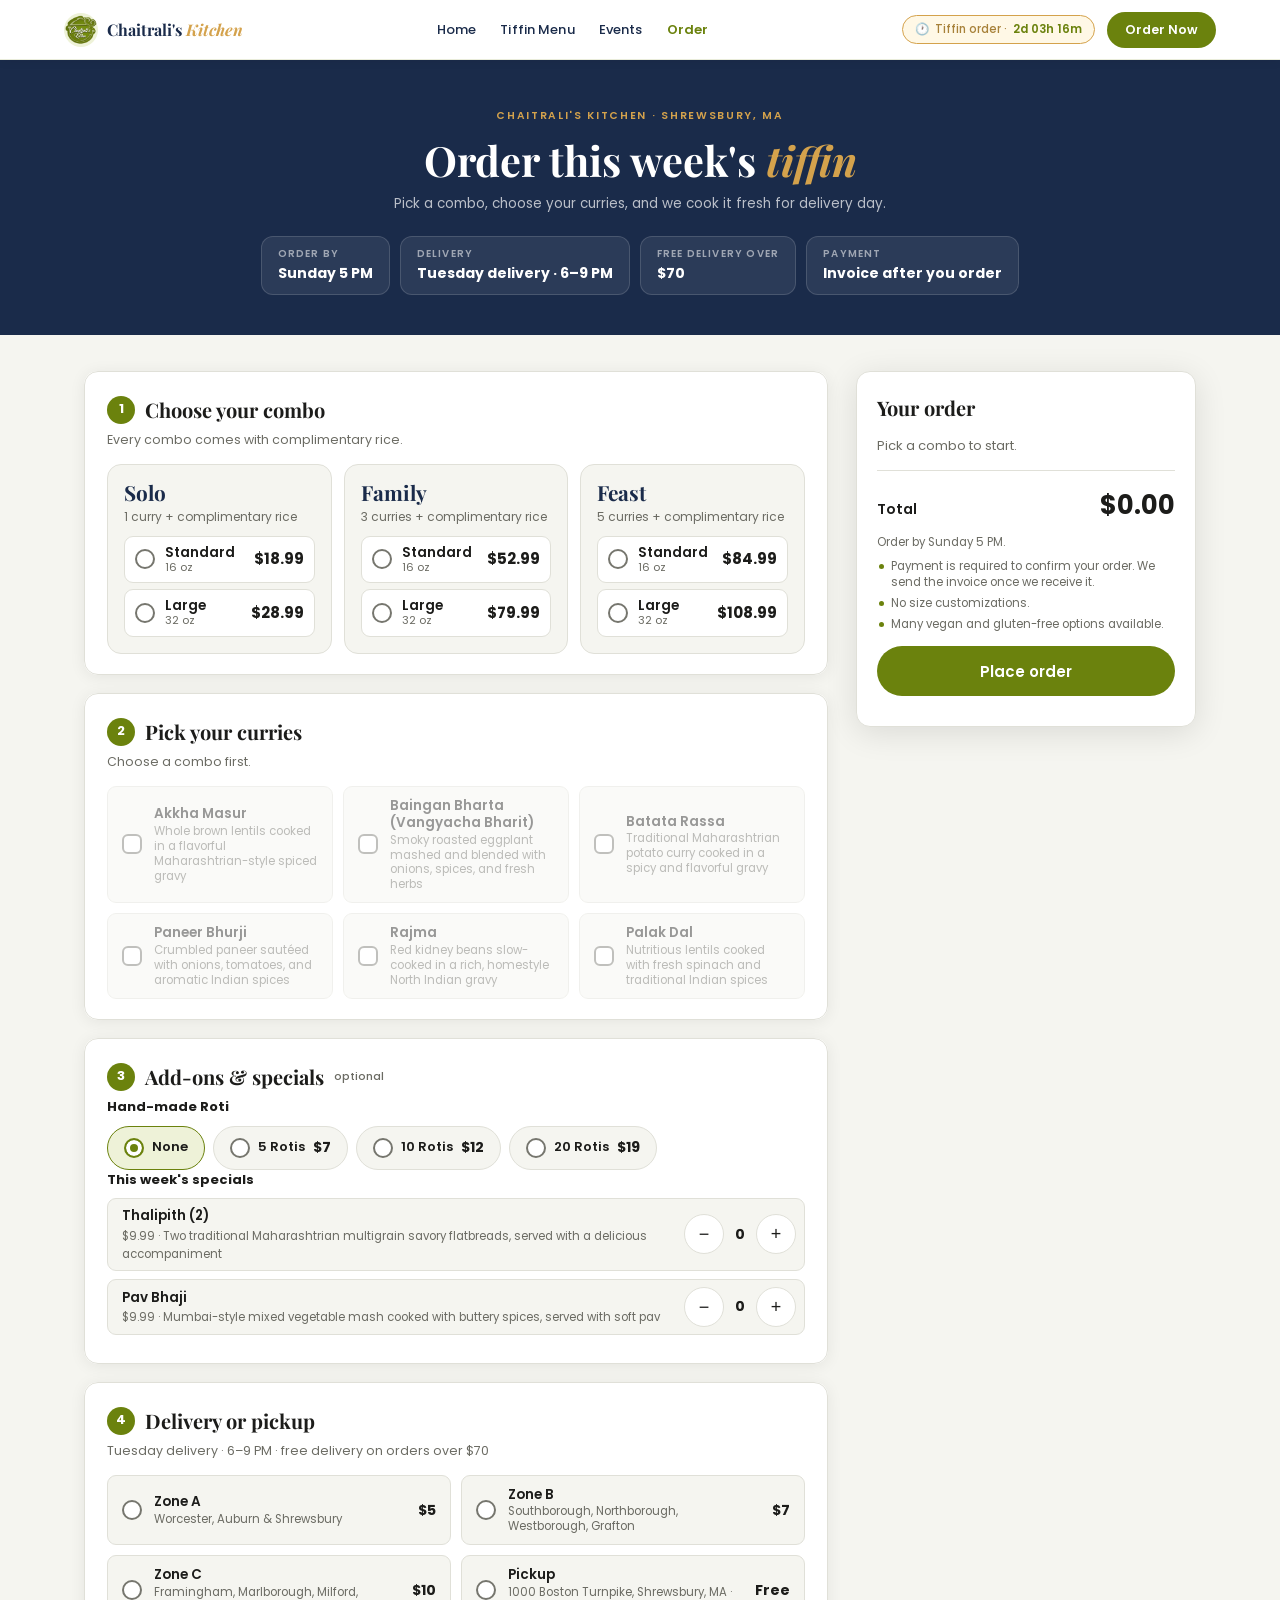
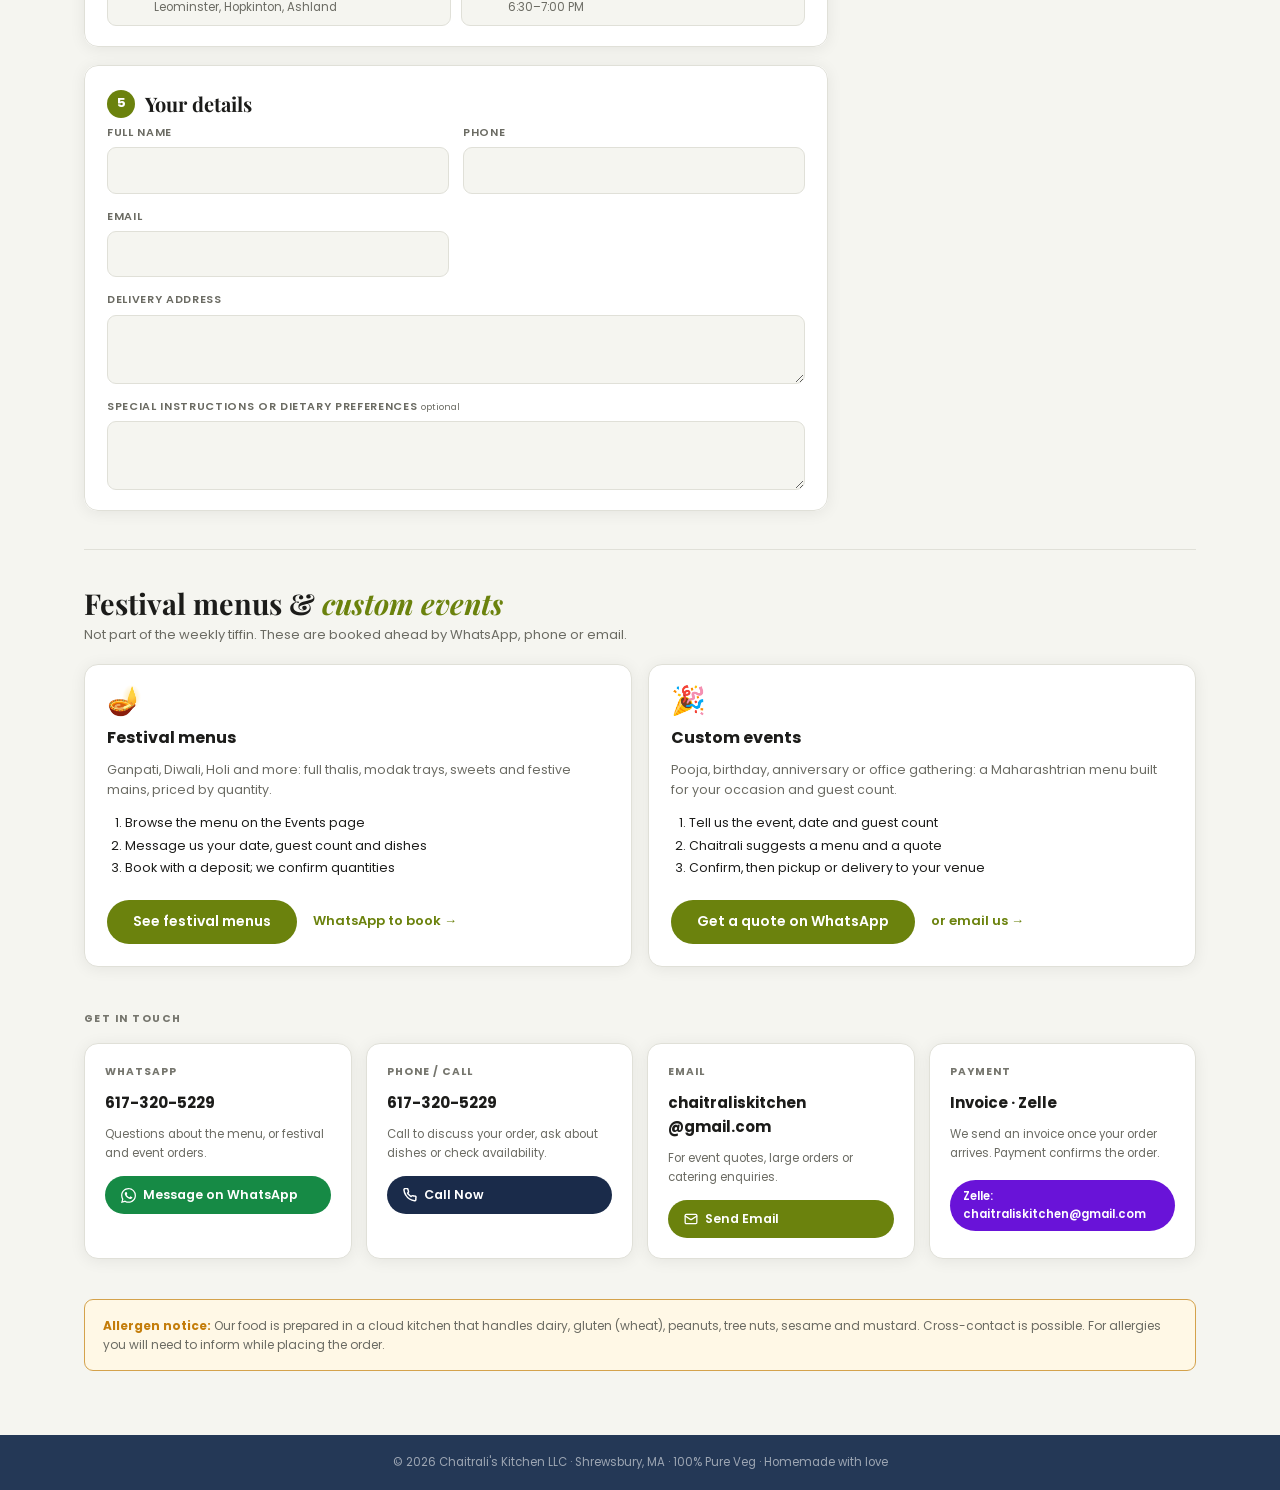
<file: pages/order.html>
<!DOCTYPE html>
<html lang="en">
<head>
<meta charset="UTF-8">
<meta name="viewport" content="width=device-width, initial-scale=1.0, viewport-fit=cover">
<title>Order — Chaitrali's Kitchen</title>
<meta name="description" content="Order this week's tiffin from Chaitrali's Kitchen, Shrewsbury MA: pick a combo, curries and add-ons and send your order online. Festival and custom event menus on WhatsApp or call.">
<!-- Open Graph / Link Preview -->
<meta property="og:type" content="website">
<meta property="og:url" content="https://chaitraliskitchen.com/pages/order.html">
<meta property="og:site_name" content="Chaitrali's Kitchen">
<meta property="og:title" content="Order — Chaitrali's Kitchen">
<meta property="og:description" content="Order your weekly tiffin, festival catering or custom event menu. Contact via WhatsApp or call 617-320-5229.">
<meta property="og:image" content="https://chaitraliskitchen.com/images/carousel/maharashtrian-thali-hero.jpg">
<meta property="og:image:width" content="1200">
<meta property="og:image:height" content="630">
<meta property="og:image:alt" content="Maharashtrian home-cooked food by Chaitrali's Kitchen">
<meta name="twitter:card" content="summary_large_image">
<meta name="twitter:title" content="Order — Chaitrali's Kitchen">
<meta name="twitter:description" content="Order your weekly tiffin, festival catering or custom event menu. Contact via WhatsApp or call 617-320-5229.">
<meta name="twitter:image" content="https://chaitraliskitchen.com/images/carousel/maharashtrian-thali-hero.jpg">
<link rel="preconnect" href="https://fonts.googleapis.com">
<link href="https://fonts.googleapis.com/css2?family=Poppins:wght@300;400;500;600;700&family=Playfair+Display:ital,wght@0,700;1,600&display=swap" rel="stylesheet">
<style>
/* ── Tokens ── */
:root {
  --olive:     #6b820d;
  --olive-l:   #8fa812;
  --olive-bg:  #eef2d8;
  --navy:      #1A2B4A;
  --navy2:     #243856;
  --gold:      #D4A24C;
  --gold-bg:   #fff8e6;
  --teal:      #0e7a6e;
  --teal-bg:   #d6f0ed;
  --amber:     #c47d0a;
  --amber-bg:  #fff3d6;
  --purple:    #6b45a0;
  --purple-bg: #ede8f6;
  --red:       #c0392b;
  --bg:        #f5f5f0;
  --bg-card:   #ffffff;
  --fg:        #1c1c1a;
  --fg-s:      #6b6b63;
  --fg-xs:     #9a9a90;
  --border:    #e0e0d8;
  --shadow:    0 2px 16px rgba(0,0,0,.07);
  --shadow-lg: 0 6px 32px rgba(0,0,0,.11);
  --r:         14px;
  --r-sm:      9px;
  color-scheme: light;
}
@media (prefers-color-scheme: dark) {
  :root:not([data-theme="light"]) {
    --olive: #96b714; --olive-l: #b8d820; --olive-bg: #1a2604;
    --navy: #1e3060; --navy2: #162448; --gold: #e8b84c; --gold-bg: #2a1e04;
    --teal: #2abcae; --teal-bg: #082820;
    --amber: #e09a22; --amber-bg: #2a1e04;
    --purple: #a07dd4; --purple-bg: #1e1030;
    --bg: #111114; --bg-card: #1c1c20;
    --fg: #f0f0ec; --fg-s: #9a9a92; --fg-xs: #666660;
    --border: #2a2a2e;
    --shadow: 0 2px 16px rgba(0,0,0,.4);
    --shadow-lg: 0 6px 32px rgba(0,0,0,.55);
    color-scheme: dark;
  }
}
:root[data-theme="dark"] {
  --olive: #96b714; --olive-l: #b8d820; --olive-bg: #1a2604;
  --navy: #1e3060; --navy2: #162448; --gold: #e8b84c; --gold-bg: #2a1e04;
  --teal: #2abcae; --teal-bg: #082820;
  --amber: #e09a22; --amber-bg: #2a1e04;
  --purple: #a07dd4; --purple-bg: #1e1030;
  --bg: #111114; --bg-card: #1c1c20;
  --fg: #f0f0ec; --fg-s: #9a9a92; --fg-xs: #666660;
  --border: #2a2a2e;
  --shadow: 0 2px 16px rgba(0,0,0,.4);
  --shadow-lg: 0 6px 32px rgba(0,0,0,.55);
  color-scheme: dark;
}

/* ── Reset ── */
*,*::before,*::after { box-sizing:border-box; margin:0; padding:0; }
html { scroll-behavior:smooth; }
body {
  font-family:'Poppins',sans-serif;
  background:var(--bg); color:var(--fg);
  font-size:14px; line-height:1.6; overflow-x:hidden;
  padding-top:60px;
}
img { max-width:100%; display:block; }
a { text-decoration:none; color:inherit; }

/* ── Shared Nav ── */
.ck-nav {
  position:fixed; top:0; left:0; right:0; z-index:200;
  height:60px; display:flex; align-items:center;
  justify-content:space-between; gap:16px; padding:0 5%;
  background:rgba(255,255,255,.97); backdrop-filter:blur(10px);
  border-bottom:1px solid rgba(107,130,13,.15);
  box-shadow:0 2px 10px rgba(0,0,0,.05);
}
@media (prefers-color-scheme:dark) {
  .ck-nav { background:rgba(17,17,20,.97); border-color:rgba(150,183,20,.12); }
}
.ck-brand { display:flex; align-items:center; gap:9px; text-decoration:none; }
.ck-brand img { width:34px; height:34px; border-radius:50%; object-fit:contain; background:var(--olive-bg); }
.ck-brand-text { font-family:'Playfair Display',serif; font-size:1rem; font-weight:700; color:var(--navy-ink); }
.ck-brand-text em { color:var(--gold); font-style:italic; }
.ck-links { display:flex; list-style:none; gap:24px; margin:0 auto; padding:0; }
.ck-links a { font-size:13px; font-weight:500; color:var(--navy-ink); letter-spacing:.01em; transition:color .15s; }
.ck-links a:hover,.ck-links a.active { color:var(--olive); }
.ck-links a.active { font-weight:600; }
.ck-right { display:flex; align-items:center; gap:12px; flex-shrink:0; }
.ck-countdown {
  display:flex; align-items:center; gap:6px;
  background:var(--gold-bg); border:1.5px solid var(--gold);
  border-radius:20px; padding:4px 12px;
  font-size:11.5px; font-weight:600; color:#8a5a00; white-space:nowrap;
}
.ck-countdown .cd-time { color:var(--olive); font-variant-numeric:tabular-nums; }
.ck-countdown.cd-urgent { background:#fff0f0; border-color:var(--red); color:#900; }
.ck-countdown.cd-urgent .cd-time { color:var(--red); }
.ck-order-btn {
  background:var(--olive-fill); color:#fff;
  padding:7px 18px; border-radius:24px;
  font-size:12.5px; font-weight:600; transition:opacity .15s;
}
.ck-order-btn:hover { opacity:.85; }
.ck-burger { display:none; background:none; border:none; font-size:22px; cursor:pointer; color:var(--navy-ink); padding:4px; }
@media (max-width:640px) {
  .ck-links { display:none; position:absolute; top:60px; left:0; right:0;
    flex-direction:column; background:var(--bg-card);
    border-bottom:1px solid var(--border); padding:12px 5% 16px; gap:12px; z-index:201; }
  .ck-nav.open .ck-links { display:flex; }
  .ck-burger { display:block; }
  .ck-countdown .cd-label { display:none; }
  .ck-nav { padding:0 14px; gap:8px; }
  .ck-brand-text { font-size:.86rem; }
}
@media (max-width:440px) {
  .ck-countdown { display:none; }   /* the page header shows the cutoff */
}

/* ── Page Header ── */
.page-header {
  background:var(--navy);
  padding:48px 5% 40px;
  text-align:center;
}
.page-header .eyebrow {
  font-size:10.5px; font-weight:600; letter-spacing:.16em; text-transform:uppercase;
  color:var(--gold); margin-bottom:10px;
}
.page-header h1 {
  font-family:'Playfair Display',serif;
  font-size:clamp(1.7rem,5vw,2.6rem); font-weight:700;
  color:#fff; line-height:1.2;
}
.page-header h1 em { color:var(--gold); font-style:italic; }
.page-header p { margin-top:8px; font-size:13.5px; color:rgba(255,255,255,.7); }
.hfacts { display:flex; flex-wrap:wrap; justify-content:center; gap:10px; margin:22px auto 0; max-width:900px; }
.hfacts div { background:rgba(255,255,255,.08); border:1px solid rgba(255,255,255,.14); border-radius:12px; padding:9px 16px; text-align:left; }
.hfacts dt { font-size:10px; font-weight:600; letter-spacing:.12em; text-transform:uppercase; color:rgba(255,255,255,.55); }
.hfacts dd { font-size:14px; font-weight:700; color:#fff; }

/* ── Layout ── */
.wrap { max-width:1160px; margin:0 auto; padding:36px 24px 64px; }

/* ── Section Heading ── */
.section-label {
  font-size:10.5px; font-weight:700; letter-spacing:.14em; text-transform:uppercase;
  color:var(--fg-xs); margin-bottom:16px;
}

.badge-olive  { background:var(--olive-bg);  color:var(--olive); }
.badge-gold   { background:var(--gold-bg);   color:var(--amber); }
.badge-teal   { background:var(--teal-bg);   color:var(--teal); }
.badge-purple { background:var(--purple-bg); color:var(--purple); }

/* ── This Week's Menu Preview ── */
.menu-preview {
  background:var(--bg-card); border-radius:var(--r);
  border:1px solid var(--border); padding:20px; margin-bottom:40px;
  box-shadow:var(--shadow);
}
.menu-preview-head {
  display:flex; align-items:center; justify-content:space-between; margin-bottom:14px; flex-wrap:wrap; gap:8px;
}
.menu-preview-head h3 { font-size:14px; font-weight:700; }
.menu-preview-head a { font-size:12px; color:var(--olive); font-weight:600; }
.dishes-row { display:flex; flex-wrap:wrap; gap:8px; }
.dish-chip {
  background:var(--bg); border:1px solid var(--border);
  border-radius:var(--r-sm); padding:8px 14px;
  font-size:12px;
}
.dish-chip .dc-name { font-weight:600; color:var(--fg); }
.dish-chip .dc-desc { font-size:11px; color:var(--fg-s); margin-top:1px; }
.dish-chip .dc-tag {
  display:inline-block; font-size:10px; font-weight:600;
  padding:1px 7px; border-radius:8px; margin-top:5px;
}

/* ── How to Order ── */
.how-steps { display:grid; grid-template-columns:repeat(auto-fill,minmax(min(180px,100%),1fr)); gap:12px; margin-bottom:40px; }
.how-step { background:var(--bg-card); border-radius:var(--r-sm); padding:18px; border:1px solid var(--border); }
.step-num { font-size:11px; font-weight:700; color:var(--olive); letter-spacing:.06em; margin-bottom:6px; }
.step-title { font-size:13px; font-weight:700; margin-bottom:4px; }
.step-body { font-size:11.5px; color:var(--fg-s); line-height:1.5; }

/* ── Contact Cards ── */
.contact-grid { display:grid; grid-template-columns:repeat(auto-fill,minmax(min(260px,100%),1fr)); gap:14px; margin-bottom:40px; }
.contact-card {
  background:var(--bg-card); border-radius:var(--r);
  border:1px solid var(--border); padding:20px;
  display:flex; flex-direction:column; gap:10px;
  box-shadow:var(--shadow);
}
.contact-card .cc-label { font-size:10.5px; font-weight:700; letter-spacing:.1em; text-transform:uppercase; color:var(--fg-xs); }
.contact-card .cc-value { font-size:15px; font-weight:700; color:var(--fg); }
.contact-card .cc-note  { font-size:11.5px; color:var(--fg-s); }
.contact-card .cc-action {
  display:inline-flex; align-items:center; gap:7px;
  padding:9px 16px; border-radius:100px;
  font-size:12.5px; font-weight:600; margin-top:4px;
  transition:opacity .15s; text-decoration:none; cursor:pointer; border:none; font-family:inherit;
}
.cc-wa   { background:var(--wa); color:#fff; }
.cc-call { background:var(--navy); color:#fff; }
.cc-mail { background:var(--olive-fill); color:#fff; }
.cc-zelle { background:#6913d8; color:#fff; }
.cc-venmo { background:#2a7ab0; color:#fff; }
.contact-card .cc-action:hover { opacity:.87; }

/* ── Festivals & events (separate from the tiffin) ── */
.events-band { margin:12px 0 44px; padding-top:36px; border-top:1px solid var(--border); }
.ev-head { margin-bottom:18px; }
.ev-head h2 { font-family:'Playfair Display',serif; font-size:clamp(1.4rem,3vw,1.8rem); color:var(--fg); line-height:1.2; }
.ev-head h2 em { font-style:italic; color:var(--olive); }
.ev-head p { font-size:13px; color:var(--fg-s); margin-top:4px; }
.ev-grid { display:grid; grid-template-columns:repeat(auto-fit,minmax(min(300px,100%),1fr)); gap:16px; }
.ev-card { background:var(--bg-card); border:1px solid var(--border); border-radius:var(--r); padding:22px; box-shadow:var(--shadow); display:flex; flex-direction:column; gap:10px; }
.ev-icon { font-size:28px; line-height:1; }
.ev-card h3 { font-size:16px; font-weight:700; color:var(--fg); }
.ev-card > p { font-size:12.5px; color:var(--fg-s); line-height:1.6; }
.ev-card ol { margin:2px 0 4px 18px; font-size:12.5px; color:var(--fg); line-height:1.8; }
.ev-actions { display:flex; flex-wrap:wrap; align-items:center; gap:10px 16px; margin-top:auto; padding-top:6px; }
.ev-link { display:inline-block; padding:10px 0; font-size:13px; font-weight:600; color:var(--olive); }
.ev-link:hover { text-decoration:underline; }

/* ── Allergy Note ── */
.allergy-box {
  background:var(--gold-bg); border:1.5px solid var(--gold);
  border-radius:var(--r-sm); padding:16px 18px;
  font-size:12px; color:var(--fg-s); line-height:1.6;
}
.allergy-box strong { color:var(--amber); }

/* ── Footer strip ── */
.footer-strip {
  background:var(--navy2); color:rgba(255,255,255,.55);
  text-align:center; font-size:11.5px; padding:18px 20px;
  margin-top:0;
}

/* Fills that carry white text, and navy used as text, need their own
   dark-mode values: the dark --olive and --navy are tuned for accents
   and surfaces, not for sitting under or behind text. */
:root { --olive-fill:#6b820d; --olive-fill-h:#8fa812; --fg-xs:#76766e; --navy-ink:#1A2B4A; --wa:#168a45; --wa-h:#11733a; }
@media (prefers-color-scheme: dark) { :root:not([data-theme="light"]) { --olive-fill:#5f760c; --olive-fill-h:#6b820d; --navy-ink:#8fb0e8; --wa:#168a45; --wa-h:#11733a; --fg-xs:#8a8a82; } }
:root[data-theme="dark"] { --olive-fill:#5f760c; --olive-fill-h:#6b820d; --navy-ink:#8fb0e8; --wa:#168a45; --wa-h:#11733a; --fg-xs:#8a8a82; }
.form-cta { display:flex; flex-wrap:wrap; align-items:center; gap:10px 16px; margin:-6px 0 28px; }
.form-cta span { font-size:12.5px; color:var(--fg-s); }
.form-btn {
  display:inline-flex; align-items:center; justify-content:center; min-height:44px; padding:0 26px;
  border-radius:100px; background:var(--olive-fill); color:#fff; font-size:14px; font-weight:600; text-decoration:none;
}
.form-btn:hover { background:var(--olive-fill-h); }

/* ── Build your order ── */
.build { display:grid; grid-template-columns:minmax(0,1fr) 340px; gap:28px; align-items:start; margin:0 0 20px; }
.bstep { border:1px solid var(--border); background:var(--bg-card); border-radius:var(--r); padding:22px 22px 20px; margin:0 0 18px; min-width:0; box-shadow:var(--shadow); }
/* a floated legend sits inside the card instead of on its border */
.bstep legend { float:left; width:100%; display:flex; align-items:center; gap:10px; padding:0; margin:0 0 4px; font-family:'Playfair Display',serif; font-size:1.25rem; font-weight:700; color:var(--fg); }
.bstep legend + * { clear:both; }
.bstep legend small { font-family:'Poppins',sans-serif; font-size:11px; font-weight:500; color:var(--fg-s); }
.bnum { display:inline-flex; align-items:center; justify-content:center; width:28px; height:28px; border-radius:50%; background:var(--olive-fill); color:#fff; font-family:'Poppins',sans-serif; font-size:13px; font-weight:700; flex-shrink:0; }
.bhint { font-size:12.5px; color:var(--fg-s); margin:0 0 14px; }
.bhint.bad { color:var(--red); font-weight:600; }

/* radio and checkbox, drawn to match the site */
.build input[type=radio], .build input[type=checkbox] {
  appearance:none; -webkit-appearance:none; flex-shrink:0; margin:0;
  width:20px; height:20px; border:2px solid var(--fg-xs); background:var(--bg-card);
  transition:background .15s, border-color .15s, box-shadow .15s; cursor:pointer;
}
.build input[type=radio] { border-radius:50%; }
.build input[type=checkbox] { border-radius:6px; }
.build input[type=radio]:checked { border-color:var(--olive); background:var(--olive); box-shadow:inset 0 0 0 4px var(--bg-card); }
.build input[type=checkbox]:checked {
  border-color:var(--olive);
  background:var(--olive) url("data:image/svg+xml,%3Csvg xmlns='http://www.w3.org/2000/svg' viewBox='0 0 16 16'%3E%3Cpath d='M3.5 8.5l3 3 6-7' fill='none' stroke='%23fff' stroke-width='2.2' stroke-linecap='round' stroke-linejoin='round'/%3E%3C/svg%3E") center/14px no-repeat;
}
.build input:disabled { cursor:not-allowed; }
.build input:focus-visible { outline:2px solid var(--olive); outline-offset:2px; }

/* 1 · combos: one card per combo, a row per size */
.bcombos { display:grid; grid-template-columns:repeat(auto-fit,minmax(min(200px,100%),1fr)); gap:12px; }
.bcombo { border:1.5px solid var(--border); border-radius:var(--r); padding:16px; background:var(--bg); transition:border-color .15s, background .15s; }
.bcombo:has(input:checked) { border-color:var(--olive); background:var(--olive-bg); }
.bcombo h4 { font-family:'Playfair Display',serif; font-size:1.3rem; font-weight:700; color:var(--navy-ink); line-height:1.1; }
.bcombo > p { font-size:12px; color:var(--fg-s); margin:3px 0 10px; }
.bsize { display:flex; align-items:center; gap:10px; min-height:46px; padding:8px 10px; margin-top:6px; border-radius:var(--r-sm); background:var(--bg-card); border:1px solid var(--border); cursor:pointer; }
.bsize:hover { border-color:var(--olive); }
.bsize span { flex:1; font-size:13.5px; font-weight:600; color:var(--fg); line-height:1.2; }
.bsize span small { display:block; font-size:11px; font-weight:400; color:var(--fg-s); }
.bsize b { font-size:15px; color:var(--fg); font-variant-numeric:tabular-nums; }
.bsize:has(input:checked) { border-color:var(--olive); }

/* 2 & 4 · tiles */
.btiles { display:grid; grid-template-columns:repeat(auto-fill,minmax(min(210px,100%),1fr)); gap:10px; }
.btiles.two { grid-template-columns:repeat(auto-fill,minmax(min(280px,100%),1fr)); }
.bopt { display:flex; align-items:center; gap:12px; min-height:56px; padding:10px 14px; border:1.5px solid var(--border); border-radius:var(--r-sm); cursor:pointer; background:var(--bg); transition:border-color .15s, background .15s; }
.bopt:hover { border-color:var(--olive); }
.bopt .bt { flex:1; min-width:0; font-size:13.5px; font-weight:600; color:var(--fg); line-height:1.3; }
.bopt .bt small { display:block; font-size:11.5px; font-weight:400; color:var(--fg-s); margin-top:1px; }
.bopt b { font-size:14px; color:var(--fg); white-space:nowrap; font-variant-numeric:tabular-nums; }
.bopt:has(input:checked) { border-color:var(--olive); background:var(--olive-bg); }
.bopt:has(input:disabled) { opacity:.45; cursor:not-allowed; }

/* 3 · add-ons as pills, specials with a stepper */
.bgroup { margin:0 0 18px; }
.bgroup:last-child { margin-bottom:0; }
.bgroup h4 { font-size:13px; font-weight:700; color:var(--fg); margin:0 0 8px; }
.bpills { display:flex; flex-wrap:wrap; gap:8px; }
.bpills .bopt { min-height:44px; padding:8px 16px; border-radius:100px; gap:8px; }
.bpills .bopt .bt { font-size:13px; }
.bqty { display:flex; align-items:center; gap:10px; min-height:56px; padding:6px 8px 6px 14px; border:1.5px solid var(--border); border-radius:var(--r-sm); background:var(--bg); margin-bottom:8px; }
.bqty.on { border-color:var(--olive); background:var(--olive-bg); }
.bqty .bt { flex:1; font-size:13.5px; font-weight:600; color:var(--fg); }
.bqty .bt small { display:block; font-size:11.5px; font-weight:400; color:var(--fg-s); }
.bstepper { display:flex; align-items:center; gap:4px; }
.bstepper button { width:40px; height:40px; border-radius:50%; border:1px solid var(--border); background:var(--bg-card); color:var(--fg); font-size:18px; line-height:1; cursor:pointer; }
.bstepper button:hover { border-color:var(--olive); }
.bstepper output { min-width:24px; text-align:center; font-weight:700; color:var(--fg); }

/* 5 · details */
.bfields { display:grid; grid-template-columns:1fr 1fr; gap:14px; }
.bfield { display:flex; flex-direction:column; gap:6px; }
.bfield.wide { grid-column:1 / -1; }
.bfield > span { font-size:11px; font-weight:600; letter-spacing:.06em; text-transform:uppercase; color:var(--fg-s); }
.bfield > span small { text-transform:none; letter-spacing:0; font-weight:400; }
.bfield input, .bfield textarea { font:inherit; font-size:14px; color:var(--fg); background:var(--bg); border:1.5px solid var(--border); border-radius:var(--r-sm); padding:11px 13px; min-height:46px; width:100%; }
.bfield input:focus, .bfield textarea:focus { outline:none; border-color:var(--olive); }
.bfield [aria-invalid="true"] { border-color:var(--red); }
.bhoney { position:absolute; left:-9999px; width:1px; height:1px; overflow:hidden; }

/* summary */
.build-sum { position:sticky; top:84px; background:var(--bg-card); border:1px solid var(--border); border-radius:var(--r); padding:20px; box-shadow:var(--shadow-lg); }
.build-sum h3 { font-family:'Playfair Display',serif; font-size:1.25rem; color:var(--fg); margin:0 0 12px; }
.blines { display:grid; gap:8px; font-size:13px; color:var(--fg); }
.bline { display:flex; justify-content:space-between; gap:10px; }
.bline span { min-width:0; }
.bline small { display:block; color:var(--fg-s); font-size:11.5px; }
.bline b { white-space:nowrap; font-variant-numeric:tabular-nums; }
.bempty { color:var(--fg-s); }
.btotal { display:flex; justify-content:space-between; align-items:baseline; border-top:1.5px solid var(--border); margin-top:14px; padding-top:14px; }
.btotal span { font-weight:600; color:var(--fg); }
.btotal strong { font-size:1.6rem; color:var(--fg); font-variant-numeric:tabular-nums; }
.bsmall { font-size:11.5px; color:var(--fg-s); margin:8px 0 6px; line-height:1.5; }
.bnotes { list-style:none; margin:0 0 14px; display:grid; gap:4px; }
.bnotes li { position:relative; padding-left:14px; font-size:11.5px; line-height:1.45; color:var(--fg-s); }
.bnotes li::before { content:''; position:absolute; left:2px; top:.55em; width:5px; height:5px; border-radius:50%; background:var(--olive); }
.bsubmit { width:100%; border:none; cursor:pointer; font-family:inherit; min-height:50px; font-size:15px; }
.bsubmit:disabled { opacity:.6; cursor:wait; }
.bstatus { font-size:12.5px; margin-top:10px; line-height:1.5; color:var(--red); }
.bstatus a { color:inherit; font-weight:600; }
.bbar { display:none; }

@media (max-width:900px) {
  .build { grid-template-columns:1fr; gap:0; }
  .build-sum { position:static; box-shadow:var(--shadow); }
  .bbar {
    display:flex; align-items:center; justify-content:space-between; gap:12px;
    position:fixed; left:0; right:0; bottom:0; z-index:150;
    padding:10px 16px calc(10px + env(safe-area-inset-bottom));
    background:var(--bg-card); border-top:1px solid var(--border); box-shadow:0 -6px 20px rgba(0,0,0,.08);
  }
  .bbar span { display:block; font-size:10px; font-weight:600; letter-spacing:.1em; text-transform:uppercase; color:var(--fg-s); }
  .bbar strong { font-size:1.2rem; color:var(--fg); font-variant-numeric:tabular-nums; }
  body:has(.build:not([hidden])) { padding-bottom:72px; }
  html:has(.build:not([hidden])) { scroll-padding-bottom:90px; }   /* keep focused fields clear of the bar */
}
@media (max-width:560px) {
  .bstep { padding:18px 14px 16px; }
  .bfields { grid-template-columns:1fr; }
}

.build-done { background:var(--bg-card); border:1px solid var(--border); border-radius:var(--r); padding:32px 24px; margin:0 0 34px; text-align:center; box-shadow:var(--shadow); }
.build-done h2 { font-family:'Playfair Display',serif; font-size:1.7rem; color:var(--fg); margin:0 0 6px; }
.build-done .bid { display:inline-block; font-weight:700; letter-spacing:.06em; color:var(--olive); margin-bottom:12px; }
.build-done p { font-size:13.5px; color:var(--fg-s); line-height:1.6; max-width:480px; margin:0 auto 8px; }
.build-done .blines { max-width:380px; margin:18px auto 0; text-align:left; }
</style>
<link rel="stylesheet" href="../scripts/site.css">
</head>
<body>

<!-- ── Nav ── -->
<nav class="ck-nav" id="ck-nav">
  <a class="ck-brand" href="../index.html">
    <img src="../Logo/logo.png" alt="logo" onerror="this.style.display='none'">
    <span class="ck-brand-text">Chaitrali's <em>Kitchen</em></span>
  </a>
  <ul class="ck-links">
    <li><a href="../index.html">Home</a></li>
    <li><a href="weekly-menu.html">Tiffin Menu</a></li>
    <li><a href="event-menu.html">Events</a></li>
    <li><a href="order.html" class="active">Order</a></li>
  </ul>
  <div class="ck-right">
    <div class="ck-countdown" id="ck-countdown">
      <span>🕐</span>
      <span class="cd-label" style="opacity:.75;font-weight:500;">Tiffin order ·</span>
      <span class="cd-time" id="cd-time">…</span>
    </div>
    <a class="ck-order-btn" href="order.html">Order Now</a>
  </div>
  <button class="ck-burger" onclick="document.getElementById('ck-nav').classList.toggle('open')" aria-label="Menu">☰</button>
</nav>

<!-- ── Page Header ── -->
<header class="page-header">
  <div class="eyebrow">Chaitrali's Kitchen · Shrewsbury, MA</div>
  <h1>Order this week's <em>tiffin</em></h1>
  <p>Pick a combo, choose your curries, and we cook it fresh for delivery day.</p>
  <dl class="hfacts">
    <div><dt>Order by</dt><dd data-setting="order_cutoff">Sunday 5 PM</dd></div>
    <div><dt>Delivery</dt><dd data-setting="tiffin_days">Tuesday delivery · 6–9 PM</dd></div>
    <div><dt>Free delivery over</dt><dd data-setting="free_delivery_over">$70</dd></div>
    <div><dt>Payment</dt><dd>Invoice after you order</dd></div>
  </dl>
</header>

<div class="wrap">

  <!-- Build your order: switched on by scripts once settings.order_endpoint is set -->
  <form class="build" id="build" hidden novalidate>
    <div class="build-main">
      <fieldset class="bstep" id="b-combo"><legend><span class="bnum">1</span> Choose your combo</legend>
        <p class="bhint" id="b-combo-hint" hidden></p>
        <div class="bcombos" id="b-combos"></div>
      </fieldset>
      <fieldset class="bstep" id="b-curry"><legend><span class="bnum">2</span> Pick your curries</legend>
        <p class="bhint" id="b-curry-hint" aria-live="polite">Choose a combo first.</p>
        <div class="btiles" id="b-curries"></div>
      </fieldset>
      <fieldset class="bstep" id="b-extra"><legend><span class="bnum">3</span> Add-ons &amp; specials <small>optional</small></legend>
        <div id="b-addons"></div>
        <div id="b-specials"></div>
      </fieldset>
      <fieldset class="bstep" id="b-zone"><legend><span class="bnum">4</span> Delivery or pickup</legend>
        <p class="bhint"><span data-setting="tiffin_days">Tuesday delivery · 6–9 PM</span> · free delivery on orders over <span data-setting="free_delivery_over">$70</span></p>
        <div class="btiles two" id="b-zones"></div>
      </fieldset>
      <fieldset class="bstep" id="b-you"><legend><span class="bnum">5</span> Your details</legend>
        <div class="bfields">
          <label class="bfield"><span>Full name</span><input name="name" autocomplete="name" required></label>
          <label class="bfield"><span>Phone</span><input name="phone" type="tel" autocomplete="tel" required></label>
          <label class="bfield"><span>Email</span><input name="email" type="email" autocomplete="email" required></label>
          <label class="bfield wide" id="b-address"><span>Delivery address</span><textarea name="address" rows="2" autocomplete="street-address"></textarea></label>
          <label class="bfield wide"><span>Special instructions or dietary preferences <small>optional</small></span><textarea name="notes" rows="2"></textarea></label>
          <label class="bhoney" aria-hidden="true">Company <input name="website" tabindex="-1" autocomplete="off"></label>
        </div>
      </fieldset>
    </div>
    <aside class="build-sum" id="b-sum">
      <h3>Your order</h3>
      <div id="b-lines" class="blines"><p class="bempty">Pick a combo to start.</p></div>
      <div class="btotal"><span>Total</span><strong id="b-total">$0.00</strong></div>
      <p class="bsmall">Order by <span data-setting="order_cutoff">Sunday 5 PM</span>.</p>
      <ul class="bnotes" id="b-notes"></ul>
      <button type="submit" class="form-btn bsubmit" id="b-submit">Place order</button>
      <p class="bstatus" id="b-status" role="status" aria-live="polite"></p>
    </aside>
    <!-- phones: the total and a way to the order button stay in reach -->
    <div class="bbar">
      <div><span>Total</span><strong id="b-bar-total">$0.00</strong></div>
      <a href="#b-sum" class="form-btn">Review &amp; order</a>
    </div>
  </form>

  <div class="build-done" id="build-done" hidden tabindex="-1"></div>

  <!-- Until the Orders sheet is connected, the tiffin is ordered on the Google Form -->
  <div id="formMode">
    <div class="section-label">This week's curries</div>
    <div class="menu-preview">
      <div class="menu-preview-head">
        <h3 id="weekLabel">Loading…</h3>
        <a href="weekly-menu.html">See full menu →</a>
      </div>
      <div class="dishes-row" id="dishesRow">
        <div style="color:var(--fg-s);font-size:12px;">Loading menu…</div>
      </div>
    </div>

    <div class="section-label">How to order</div>
    <div class="how-steps">
      <div class="how-step"><div class="step-num">Step 1</div><div class="step-title">See the Menu</div><div class="step-body">Combos, this week's curries, add-ons and specials are on the <a href="weekly-menu.html" style="color:var(--olive);">Tiffin Menu</a> page.</div></div>
      <div class="how-step"><div class="step-num">Step 2</div><div class="step-title">Fill in the Form</div><div class="step-body">Choose your combo, curries, add-ons and delivery zone on our order form by <span data-setting="order_cutoff">Sunday 5 PM</span>.</div></div>
      <div class="how-step"><div class="step-num">Step 3</div><div class="step-title">Pay the Invoice</div><div class="step-body">We send an invoice once your order arrives. Payment confirms it.</div></div>
      <div class="how-step"><div class="step-num">Step 4</div><div class="step-title">Delivery or Pickup</div><div class="step-body"><span data-setting="tiffin_days">Tuesday delivery · 6–9 PM</span>, priced by zone, or free pickup in Shrewsbury.</div></div>
    </div>
    <div class="form-cta">
      <a class="form-btn" data-order-form href="weekly-menu.html">Open the order form →</a>
      <span>Free delivery on orders over <span data-setting="free_delivery_over">$70</span></span>
    </div>
  </div>

  <!-- Festivals and events are booked separately, by message or call -->
  <section class="events-band" id="festivals" aria-labelledby="ev-h">
    <div class="ev-head">
      <h2 id="ev-h">Festival menus &amp; <em>custom events</em></h2>
      <p>Not part of the weekly tiffin. These are booked ahead by WhatsApp, phone or email.</p>
    </div>
    <div class="ev-grid">
      <div class="ev-card">
        <div class="ev-icon" aria-hidden="true">🪔</div>
        <h3>Festival menus</h3>
        <p>Ganpati, Diwali, Holi and more: full thalis, modak trays, sweets and festive mains, priced by quantity.</p>
        <ol>
          <li>Browse the menu on the Events page</li>
          <li>Message us your date, guest count and dishes</li>
          <li>Book with a deposit; we confirm quantities</li>
        </ol>
        <div class="ev-actions">
          <a class="form-btn" href="event-menu.html">See festival menus</a>
          <a class="ev-link" href="https://wa.me/16173205229?text=Hi%20Chaitrali!%20I%27d%20like%20to%20book%20a%20festival%20menu." target="_blank" rel="noopener">WhatsApp to book →</a>
        </div>
      </div>
      <div class="ev-card">
        <div class="ev-icon" aria-hidden="true">🎉</div>
        <h3>Custom events</h3>
        <p>Pooja, birthday, anniversary or office gathering: a Maharashtrian menu built for your occasion and guest count.</p>
        <ol>
          <li>Tell us the event, date and guest count</li>
          <li>Chaitrali suggests a menu and a quote</li>
          <li>Confirm, then pickup or delivery to your venue</li>
        </ol>
        <div class="ev-actions">
          <a class="form-btn" href="https://wa.me/16173205229?text=Hi%20Chaitrali!%20I%27d%20like%20a%20quote%20for%20an%20event." target="_blank" rel="noopener">Get a quote on WhatsApp</a>
          <a class="ev-link" href="mailto:chaitraliskitchen@gmail.com?subject=Event%20quote">or email us →</a>
        </div>
      </div>
    </div>
  </section>

  <!-- Contact -->
  <div class="section-label">Get in touch</div>
  <div class="contact-grid">
    <div class="contact-card">
      <div class="cc-label">WhatsApp</div>
      <div class="cc-value">617-320-5229</div>
      <div class="cc-note">Questions about the menu, or festival and event orders.</div>
      <a class="cc-action cc-wa" href="https://wa.me/16173205229?text=Hi%20Chaitrali!" target="_blank">
        <svg width="15" height="15" viewBox="0 0 24 24" fill="currentColor"><path d="M17.472 14.382c-.297-.149-1.758-.867-2.03-.967-.273-.099-.471-.148-.67.15-.197.297-.767.966-.94 1.164-.173.199-.347.223-.644.075-.297-.15-1.255-.463-2.39-1.475-.883-.788-1.48-1.761-1.653-2.059-.173-.297-.018-.458.13-.606.134-.133.298-.347.446-.52.149-.174.198-.298.298-.497.099-.198.05-.371-.025-.52-.075-.149-.669-1.612-.916-2.207-.242-.579-.487-.5-.669-.51-.173-.008-.371-.01-.57-.01-.198 0-.52.074-.792.372-.272.297-1.04 1.016-1.04 2.479 0 1.462 1.065 2.875 1.213 3.074.149.198 2.096 3.2 5.077 4.487.709.306 1.262.489 1.694.625.712.227 1.36.195 1.871.118.571-.085 1.758-.719 2.006-1.413.248-.694.248-1.289.173-1.413-.074-.124-.272-.198-.57-.347m-5.421 7.403h-.004a9.87 9.87 0 0 1-5.031-1.378l-.361-.214-3.741.982.998-3.648-.235-.374a9.86 9.86 0 0 1-1.51-5.26c.001-5.45 4.436-9.884 9.888-9.884 2.64 0 5.122 1.03 6.988 2.898a9.825 9.825 0 0 1 2.893 6.994c-.003 5.45-4.437 9.884-9.885 9.884m8.413-18.297A11.815 11.815 0 0 0 12.05 0C5.495 0 .16 5.335.157 11.892c0 2.096.547 4.142 1.588 5.945L.057 24l6.305-1.654a11.882 11.882 0 0 0 5.683 1.448h.005c6.554 0 11.89-5.335 11.893-11.893a11.821 11.821 0 0 0-3.48-8.413z"/></svg>
        Message on WhatsApp
      </a>
    </div>
    <div class="contact-card">
      <div class="cc-label">Phone / Call</div>
      <div class="cc-value">617-320-5229</div>
      <div class="cc-note">Call to discuss your order, ask about dishes or check availability.</div>
      <a class="cc-action cc-call" href="tel:6173205229">
        <svg width="14" height="14" viewBox="0 0 24 24" fill="none" stroke="currentColor" stroke-width="2.5" stroke-linecap="round" stroke-linejoin="round"><path d="M22 16.92v3a2 2 0 0 1-2.18 2 19.79 19.79 0 0 1-8.63-3.07A19.5 19.5 0 0 1 4.69 12 19.79 19.79 0 0 1 1.64 3.18 2 2 0 0 1 3.62 1h3a2 2 0 0 1 2 1.72c.127.96.361 1.903.7 2.81a2 2 0 0 1-.45 2.11L7.91 8.6a16 16 0 0 0 6 6l.92-.92a2 2 0 0 1 2.11-.45c.907.339 1.85.573 2.81.7A2 2 0 0 1 22 16.92z"/></svg>
        Call Now
      </a>
    </div>
    <div class="contact-card">
      <div class="cc-label">Email</div>
      <div class="cc-value">chaitraliskitchen<br>@gmail.com</div>
      <div class="cc-note">For event quotes, large orders or catering enquiries.</div>
      <a class="cc-action cc-mail" href="mailto:chaitraliskitchen@gmail.com">
        <svg width="14" height="14" viewBox="0 0 24 24" fill="none" stroke="currentColor" stroke-width="2.2" stroke-linecap="round" stroke-linejoin="round"><rect x="2" y="4" width="20" height="16" rx="2"/><path d="m22 7-8.97 5.7a1.94 1.94 0 0 1-2.06 0L2 7"/></svg>
        Send Email
      </a>
    </div>
    <div class="contact-card">
      <div class="cc-label">Payment</div>
      <div class="cc-value">Invoice · Zelle</div>
      <div class="cc-note">We send an invoice once your order arrives. Payment confirms the order.</div>
      <div style="display:flex;gap:8px;flex-wrap:wrap;margin-top:4px;">
        <span class="cc-action cc-zelle" style="font-size:11.5px;padding:7px 13px;">Zelle: chaitraliskitchen@gmail.com</span>
      </div>
    </div>
  </div>

  <!-- Allergy Note -->
  <div class="allergy-box">
    <strong>Allergen notice:</strong> <span data-setting="allergy_note">Our food is prepared in a cloud kitchen that handles dairy, gluten (wheat), peanuts, tree nuts, sesame and mustard. Cross-contact is possible. For allergies you will need to inform while placing the order.</span>
  </div>

</div>

<div class="footer-strip">
  © 2026 Chaitrali's Kitchen LLC · Shrewsbury, MA · 100% Pure Veg · Homemade with love
</div>

<script>
/* ── Load menu data ── */
fetch('../data/menu.json')
  .then(r => r.json())
  .then(data => {
    const tw = data.tiffin.this_week;
    const esc = t => String(t || '').replace(/&/g,'&amp;').replace(/</g,'&lt;').replace(/>/g,'&gt;').replace(/"/g,'&quot;');
    document.getElementById('weekLabel').textContent = tw.dates ? 'This Week · ' + tw.dates : 'This Week';
    const tagMap = {
      gravy:'badge-olive', rassa:'badge-teal', dal:'badge-gold',
      dry:'badge-olive', usal:'badge-purple', spicy:'badge-gold',
      rice:'badge-teal', special:'badge-purple', snack:''
    };
    document.getElementById('dishesRow').innerHTML = tw.dishes.map(d => `
      <div class="dish-chip">
        <div class="dc-name">${esc(d.name)}</div>
        <div class="dc-desc">${esc(d.desc)}</div>
        ${d.tag_label ? `<span class="dc-tag ${tagMap[d.tag]||''}">${esc(d.tag_label)}</span>` : ''}
      </div>
    `).join('');
  })
  .catch(() => {
    document.getElementById('weekLabel').textContent = 'This Week\'s Tiffin';
    document.getElementById('dishesRow').innerHTML = '<p style="font-size:12px;color:var(--fg-s);">Visit the <a href="weekly-menu.html" style="color:var(--olive)">Tiffin Menu page</a> to see this week\'s dishes.</p>';
  });

</script>
<script src="../scripts/site.js"></script>
<script>
/* ── Build your order ──
   Built from the same menu.json as the Tiffin Menu page. It takes over from the
   Google Form once settings.order_endpoint holds the Orders sheet's web-app link
   (scripts/order-sheet.gs), which saves each order and re-prices it. */
(function () {
  var form = document.getElementById('build');
  if (!form || !window.ckMenu) return;

  function esc(t) {
    return String(t == null ? '' : t).replace(/&/g,'&amp;').replace(/</g,'&lt;').replace(/>/g,'&gt;').replace(/"/g,'&quot;');
  }
  function amount(t) { var n = parseFloat(String(t || '').replace(/[^0-9.]/g, '')); return isNaN(n) ? 0 : n; }
  function money(n) { return '$' + n.toFixed(2); }
  function $(id) { return document.getElementById(id); }
  // "Standard (16 oz)" → Standard, with the ounces on a small second line
  function sizeHtml(t) {
    var m = String(t || '').match(/^(.*?)\s*\((.+)\)\s*$/);
    return m ? esc(m[1]) + '<small>' + esc(m[2]) + '</small>' : esc(t);
  }
  function isPickup(z) { return /pick\s*-?\s*up/i.test(z.name) || /^free$/i.test(String(z.fee).trim()); }

  window.ckMenu.then(function (menu) {
    var s = menu.settings || {}, wo = menu.weekly_order || {};
    var endpoint = String(s.order_endpoint || '').trim();
    if (!/^https:\/\/script\.google(usercontent)?\.com\//.test(endpoint)) return;   // still on the Google Form

    var combos = wo.combos || [], addons = wo.addons || [], specials = wo.specials || [], zones = wo.zones || [];
    var curries = ((menu.tiffin || {}).this_week || {}).dishes || [];
    var week = ((menu.tiffin || {}).this_week || {}).dates || '';
    var freeOver = amount(s.free_delivery_over);
    var inc = String(s.combo_includes || '').trim();   // e.g. "complimentary rice"
    if (inc) { $('b-combo-hint').textContent = 'Every combo comes with ' + inc + '.'; $('b-combo-hint').hidden = false; }
    // The admin page's order notes (payment, no size changes, vegan options) sit under the total
    $('b-notes').innerHTML = (s.order_notes || []).map(function (n) { return '<li>' + esc(n) + '</li>'; }).join('');
    if (!combos.length || !curries.length || !zones.length) return;

    // Combos, grouped by name: Solo → Standard / Large
    var groups = [];
    combos.forEach(function (c, i) {
      var g = groups.filter(function (x) { return x.name === c.name; })[0];
      if (!g) { g = { name: c.name, curries: parseInt(c.curries, 10) || 0, rows: [] }; groups.push(g); }
      g.rows.push({ c: c, i: i });
    });
    $('b-combos').innerHTML = groups.map(function (g) {
      return '<div class="bcombo"><h4>' + esc(g.name) + '</h4><p>' + g.curries + (g.curries === 1 ? ' curry' : ' curries') + (inc ? ' + ' + esc(inc) : '') + '</p>' +
        g.rows.map(function (r) {
          return '<label class="bsize"><input type="radio" name="combo" value="' + r.i + '" aria-label="' + esc(g.name + ', ' + r.c.size + ', ' + r.c.price) + '">' +
            '<span>' + sizeHtml(r.c.size) + '</span><b>' + esc(r.c.price) + '</b></label>';
        }).join('') + '</div>';
    }).join('');

    $('b-curries').innerHTML = curries.map(function (d, i) {
      return '<label class="bopt"><input type="checkbox" name="curry" value="' + i + '">' +
        '<span class="bt">' + esc(d.name) + (d.desc ? '<small>' + esc(d.desc) + '</small>' : '') + '</span></label>';
    }).join('');

    // Add-ons: one choice per item (None, 5 Rotis, 10 Rotis…)
    var addonGroups = [];
    addons.forEach(function (a, i) {
      var g = addonGroups.filter(function (x) { return x.name === a.name; })[0];
      if (!g) { g = { name: a.name, rows: [] }; addonGroups.push(g); }
      g.rows.push({ a: a, i: i });
    });
    $('b-addons').innerHTML = addonGroups.map(function (g, gi) {
      return '<div class="bgroup"><h4>' + esc(g.name) + '</h4><div class="bpills">' +
        '<label class="bopt"><input type="radio" name="addon' + gi + '" value="" checked><span class="bt">None</span></label>' +
        g.rows.map(function (r) {
          return '<label class="bopt"><input type="radio" name="addon' + gi + '" value="' + r.i + '"><span class="bt">' + esc(r.a.option) + '</span><b>' + esc(r.a.price) + '</b></label>';
        }).join('') + '</div></div>';
    }).join('');

    var qty = specials.map(function () { return 0; });
    $('b-specials').innerHTML = specials.length ? '<div class="bgroup"><h4>This week\'s specials</h4>' +
      specials.map(function (sp, i) {
        return '<div class="bqty" id="b-sp' + i + '"><span class="bt">' + esc(sp.name) + '<small>' + esc(sp.price) + (sp.desc ? ' · ' + esc(sp.desc) : '') + '</small></span>' +
          '<div class="bstepper"><button type="button" data-sp="' + i + '" data-d="-1" aria-label="One less ' + esc(sp.name) + '">−</button>' +
          '<output id="b-sq' + i + '" aria-live="polite">0</output>' +
          '<button type="button" data-sp="' + i + '" data-d="1" aria-label="One more ' + esc(sp.name) + '">+</button></div></div>';
      }).join('') + '</div>' : '';
    if (!addonGroups.length && !specials.length) $('b-extra').hidden = true;

    $('b-zones').innerHTML = zones.map(function (z, i) {
      return '<label class="bopt"><input type="radio" name="zone" value="' + i + '">' +
        '<span class="bt">' + esc(z.name) + '<small>' + esc(z.areas) + '</small></span><b>' + esc(z.fee) + '</b></label>';
    }).join('');

    // Hand the tiffin view over to the form
    form.hidden = false;
    $('formMode').hidden = true;
    if (window.ckFillSettings) ckFillSettings(form);

    function chosen() {
      var ci = form.querySelector('input[name=combo]:checked');
      var combo = ci ? combos[+ci.value] : null;
      var zi = form.querySelector('input[name=zone]:checked');
      var zone = zi ? zones[+zi.value] : null;
      var picked = Array.prototype.map.call(form.querySelectorAll('input[name=curry]:checked'), function (el) { return curries[+el.value]; });
      var ad = addonGroups.map(function (g, gi) {
        var el = form.querySelector('input[name=addon' + gi + ']:checked');
        return el && el.value !== '' ? addons[+el.value] : null;
      }).filter(Boolean);
      var sp = specials.map(function (x, i) { return { s: x, qty: qty[i] }; }).filter(function (x) { return x.qty > 0; });
      var subtotal = (combo ? amount(combo.price) : 0) +
        ad.reduce(function (t, a) { return t + amount(a.price); }, 0) +
        sp.reduce(function (t, x) { return t + amount(x.s.price) * x.qty; }, 0);
      subtotal = Math.round(subtotal * 100) / 100;
      var pickup = zone ? isPickup(zone) : false;
      var fee = !zone || pickup || (freeOver && subtotal > freeOver) ? 0 : amount(zone.fee);
      return { combo: combo, need: combo ? parseInt(combo.curries, 10) || 0 : 0, curries: picked, addons: ad,
               specials: sp, zone: zone, pickup: pickup, fee: fee, subtotal: subtotal, total: subtotal + fee };
    }

    function linesHtml(o) {
      var l = [];
      if (o.combo) l.push(['Combo · ' + o.combo.name, o.combo.size, amount(o.combo.price)]);
      if (o.curries.length) l.push(['Curries', o.curries.map(function (c) { return c.name; }).join(', '), null]);
      o.addons.forEach(function (a) { l.push([a.name, a.option, amount(a.price)]); });
      o.specials.forEach(function (x) { l.push([x.s.name + ' × ' + x.qty, '', amount(x.s.price) * x.qty]); });
      if (o.zone) l.push([o.pickup ? 'Pickup' : 'Delivery · ' + o.zone.name,
        !o.pickup && o.fee === 0 && freeOver && o.subtotal > freeOver ? 'Free over ' + s.free_delivery_over : '', o.fee]);
      return l.length ? l.map(function (x) {
        return '<div class="bline"><span>' + esc(x[0]) + (x[1] ? '<small>' + esc(x[1]) + '</small>' : '') + '</span>' +
          (x[2] === null ? '' : '<b>' + (x[2] === 0 && /Delivery|Pickup/.test(x[0]) ? 'Free' : money(x[2])) + '</b>') + '</div>';
      }).join('') : '<p class="bempty">Pick a combo to start.</p>';
    }

    function update() {
      var o = chosen();
      // Exactly as many curries as the combo includes
      var boxes = form.querySelectorAll('input[name=curry]');
      Array.prototype.forEach.call(boxes, function (b) { b.disabled = !o.combo || (!b.checked && o.curries.length >= o.need); });
      var hint = $('b-curry-hint');
      hint.classList.remove('bad');
      hint.textContent = !o.combo ? 'Choose a combo first.'
        : 'Pick ' + o.need + ' · ' + o.curries.length + ' of ' + o.need + ' chosen';
      $('b-address').hidden = !o.zone || o.pickup;
      $('b-lines').innerHTML = linesHtml(o);
      $('b-total').textContent = $('b-bar-total').textContent = money(o.total);
      qty.forEach(function (n, i) { $('b-sp' + i).classList.toggle('on', n > 0); });
      return o;
    }

    form.addEventListener('change', function (e) {
      // Moving to a smaller combo drops the extra curries, latest first
      if (e.target.name === 'combo') {
        var o = chosen(), extra = o.curries.length - o.need;
        var checked = Array.prototype.slice.call(form.querySelectorAll('input[name=curry]:checked'));
        while (extra-- > 0) checked.pop().checked = false;
      }
      update();
    });
    form.addEventListener('click', function (e) {
      var b = e.target.closest('button[data-sp]');
      if (!b) return;
      var i = +b.dataset.sp;
      qty[i] = Math.max(0, Math.min(10, qty[i] + (+b.dataset.d)));
      $('b-sq' + i).textContent = qty[i];
      update();
    });
    update();

    function fail(msg, el) {
      $('b-status').textContent = msg;
      if (el) { el.focus(); if (el.scrollIntoView) el.scrollIntoView({ block: 'center' }); }
    }

    form.addEventListener('submit', function (e) {
      e.preventDefault();
      var o = update(), f = form.elements;
      ['name', 'phone', 'email', 'address'].forEach(function (n) { f[n].removeAttribute('aria-invalid'); });
      if (!o.combo) return fail('Please choose a combo.', form.querySelector('input[name=combo]'));
      if (o.curries.length !== o.need) {
        $('b-curry-hint').classList.add('bad');
        return fail('Please pick ' + o.need + (o.need === 1 ? ' curry.' : ' curries.'), form.querySelector('input[name=curry]:not(:disabled)'));
      }
      if (!o.zone) return fail('Please choose delivery or pickup.', form.querySelector('input[name=zone]'));
      var need = [['name', 'your name'], ['phone', 'your phone number'], ['email', 'your email']];
      if (!o.pickup) need.push(['address', 'your delivery address']);
      for (var k = 0; k < need.length; k++) {
        var el = f[need[k][0]];
        if (!el.value.trim() || (need[k][0] === 'email' && !/^[^@\s]+@[^@\s]+\.[^@\s]+$/.test(el.value.trim()))) {
          el.setAttribute('aria-invalid', 'true');
          return fail('Please add ' + need[k][1] + '.', el);
        }
      }

      var payload = {
        week: week,
        order: {
          combo: { name: o.combo.name, size: o.combo.size },
          curries: o.curries.map(function (c) { return c.name; }),
          addons: o.addons.map(function (a) { return { name: a.name, option: a.option }; }),
          specials: o.specials.map(function (x) { return { name: x.s.name, qty: x.qty }; }),
          zone: { name: o.zone.name }
        },
        customer: { name: f.name.value, phone: f.phone.value, email: f.email.value,
                    address: o.pickup ? '' : f.address.value, notes: f.notes.value },
        website: f.website.value
      };
      var btn = $('b-submit');
      btn.disabled = true; btn.textContent = 'Sending…'; $('b-status').textContent = '';

      // text/plain keeps this a "simple" request, which Apps Script answers without a CORS preflight
      fetch(endpoint, { method: 'POST', headers: { 'Content-Type': 'text/plain;charset=utf-8' }, body: JSON.stringify(payload) })
        .then(function (r) { return r.json(); })
        .then(function (res) {
          if (!res || !res.ok) throw new Error((res && res.error) || 'The order was not saved.');
          var done = $('build-done');
          done.innerHTML = '<h2>Thank you, ' + esc(f.name.value.trim().split(' ')[0]) + '!</h2>' +
            '<span class="bid">Order ' + esc(res.order_id) + '</span>' +
            '<p>We have your order and have emailed a copy to ' + esc(f.email.value.trim()) + '. ' +
            'Chaitrali will send your invoice shortly; payment confirms the order.</p>' +
            '<div class="blines">' + linesHtml(o) + '<div class="btotal"><span>Total</span><strong>' +
            money(typeof res.total === 'number' ? res.total : o.total) + '</strong></div></div>';
          form.hidden = true; done.hidden = false; done.focus();
          done.scrollIntoView({ block: 'start' });
        })
        .catch(function (err) {
          var wa = 'https://wa.me/' + (s.phone_whatsapp || '16173205229') + '?text=' + encodeURIComponent(
            'Hi Chaitrali! My website order did not go through:\n' +
            o.combo.name + ' ' + o.combo.size + ' — ' + o.curries.map(function (c) { return c.name; }).join(', ') +
            '\nName: ' + f.name.value);
          $('b-status').innerHTML = esc(err && err.message ? err.message : 'Something went wrong.') +
            ' Please try again, or <a href="' + wa + '" target="_blank" rel="noopener">send it on WhatsApp</a>.';
        })
        .then(function () { btn.disabled = false; btn.textContent = 'Place order'; });
    });
  });
})();
</script>
</body>
</html>
</file>
<file: scripts/site.css>
/* Shared by every page; scripts/site.js adds the elements these style. */

/* ══════════════════════════════════════
   NAV ON PHONES AND SMALL TABLETS
   Each page styles its own nav; below 780px they all collapse to the
   ☰ menu the same way, so the Order button and ☰ never run off-screen.
══════════════════════════════════════ */
.ck-order, .ck-order-btn { display:inline-flex; align-items:center; min-height:36px; }
@media (max-width:780px) {
  .ck-nav { padding-left:14px; padding-right:14px; gap:8px; }
  .ck-links {
    display:none; position:absolute; top:100%; left:0; right:0; z-index:201;
    flex-direction:column; gap:0; margin:0; padding:6px 20px 12px;
    /* solid, so the page never shows through; matches each page's nav bar */
    background:#fff;
    border-bottom:1px solid rgba(107,130,13,.18);
    box-shadow:0 10px 24px rgba(0,0,0,.08);
  }
  .ck-nav.open .ck-links { display:flex; }
  /* the home and Order pages' nav bars turn dark with the theme; the others stay white */
  @media (prefers-color-scheme:dark) {
    :root:not([data-theme="light"]) .topstack .ck-links,
    :root:not([data-theme="light"]) .ck-nav:has(.ck-right) .ck-links { background:#1c1c20; }
  }
  .ck-links a { display:block; padding:12px 0; font-size:15px; }
  .ck-burger {
    display:inline-flex !important; align-items:center; justify-content:center;
    width:44px; height:44px; padding:0; flex-shrink:0; font-size:24px;
  }
  .ck-countdown .cd-label { display:none; }
}
@media (max-width:440px) {
  .ck-countdown { display:none !important; }   /* each page shows the cutoff in its own content */
  .ck-brand span, .ck-brand-text { font-size:.9rem; }
  .ck-brand img { width:30px; height:30px; }
  .ck-order, .ck-order-btn { padding:0 14px; font-size:12px; }
}
@media (max-width:360px) {
  .ck-nav { padding-left:10px; padding-right:6px; gap:6px; }
  .ck-brand { gap:6px; }
  .ck-brand span, .ck-brand-text { font-size:.8rem; }
  .ck-order, .ck-order-btn { padding:0 11px; }
}

/* ══════════════════════════════════════
   READABLE TEXT ON PHONES
   The pages were laid out with 9–12px captions, labels and descriptions,
   which are hard to read on a phone. Below 700px nothing goes under 12px:
   reading text is 14px, details 13px, small uppercase labels and tags 12px.
   !important because each page styles these with its own, more specific rules.
══════════════════════════════════════ */
@media (max-width:700px) {
  /* reading text: descriptions, reviews, notes */
  .rv-text, .offer-card p, .ev-body p, .ev-body strong, .step p, .step span, .order-panel p,
  .d-inf span, .d-inf strong, .tiffin-photo-caption, .foot-tag,
  .step-head p, .notes li, .order-cta p, .combo-what, .zone-note, .dish-desc, .subtitle,
  .bcombo p, .bhint, .bnotes li, .ev-card p, .ev-card li, .cc-note, .allergy-box span, .allergy-box strong,
  .dish-sub, .dish-line, .dish-items li, .dish-dname, .deadline-box, .deadline-box * { font-size:14px !important; line-height:1.55 !important; }

  /* details: names, prices, sizes, links */
  .rv-nm, .rv-mt, .rv-more, .ev-link, .card-cta, .tf-v, .price-line, .price-line strong, .strip-half,
  .combo-size span, .price-row span, .price-row small, .order-cta span, .bsize small, .bt small,
  #b-extra > small, .bsmall, .bsmall span, .cc-action, .event-btn, .foot-links a, .tiffin-grid > a { font-size:13px !important; }
  .price-line strong, .dish-row.platter .dish-price .price-line strong { font-size:15px !important; }

  /* small labels, tags and badges */
  .tf-l, .dtag, .dish-tag, .cd-lbl, .wk-chip, .eyebrow, .hero-eyebrow, .t-lbl, .tag-strip span, .hero-badge,
  .os-label, .hfacts dt, .cc-label, .section-label, .fc-label, .fest-brand, .section-head, .licensed-badge,
  .bfield > span, .bfield small, .bstep legend small, .bbar span, .foot-bottom span, .footer-strip { font-size:12px !important; }
}

/* ══════════════════════════════════════
   COUNTDOWN — the cooker whistles in the last hour
══════════════════════════════════════ */
.cd-cooker { display:none; position:relative; width:22px; height:22px; flex-shrink:0; }
.cd-cooker svg { display:block; transform-origin:50% 85%; }
.cd-puff {
  position:absolute; left:8px; top:-3px; width:7px; height:7px; border-radius:50%;
  background:#cfcfcf; opacity:0;
}
.ck-countdown.cd-whistle .cd-cooker { display:block; }
.ck-countdown.cd-whistle .cd-clock { display:none; }
.ck-countdown.cd-whistle .cd-cooker svg { animation:cd-shake .45s ease-in-out infinite; }
.ck-countdown.cd-whistle .cd-puff { animation:cd-puff 1.1s ease-out infinite; }
.ck-countdown.cd-whistle .cd-puff + .cd-puff { animation-delay:.55s; }
@keyframes cd-shake { 0%,100%{transform:rotate(0)} 25%{transform:rotate(-5deg)} 75%{transform:rotate(5deg)} }
@keyframes cd-puff { 0%{transform:translate(0,0) scale(.4);opacity:.95} 100%{transform:translate(7px,-22px) scale(1.7);opacity:0} }

/* ══════════════════════════════════════
   FESTIVAL MODE — <html class="ck-fest ck-fest-ganpati|diwali|holi">
══════════════════════════════════════ */
/* Hangs from the bottom of the fixed nav on every page. */
.fest-hang {
  position:absolute; left:0; right:0; top:100%; height:46px;
  pointer-events:none; overflow:hidden; z-index:150;
}

/* Ganpati: a marigold toran with mango leaves, gently swaying */
.fest-toran { position:absolute; inset:0; animation:fest-sway 3.4s ease-in-out infinite; transform-origin:50% 0; }
.fest-flower {
  position:absolute; width:18px; height:18px; border-radius:50%;
  box-shadow:0 2px 3px rgba(120,50,0,.25);
}
.fest-flower.f1 { background:radial-gradient(circle at 40% 35%, #fde68a, #f59e0b 70%); }
.fest-flower.f2 { background:radial-gradient(circle at 40% 35%, #fdba74, #ea580c 70%); }
.fest-leaf {
  position:absolute; width:9px; height:15px; border-radius:0 0 60% 60%;
  background:linear-gradient(180deg, #4d8a2a, #2f5f17);
}
@keyframes fest-sway { 0%,100%{transform:rotate(0)} 50%{transform:rotate(.5deg)} }

/* Diwali: a string of lights */
.fest-wire { position:absolute; left:0; right:0; top:2px; height:2px; background:rgba(60,40,10,.35); }
.fest-bulb {
  position:absolute; top:4px; width:8px; height:12px; border-radius:50% 50% 50% 50% / 40% 40% 60% 60%;
  background:#fcd34d; box-shadow:0 0 8px 2px rgba(252,211,77,.7);
  animation:fest-twinkle 2.2s ease-in-out infinite;
}
.fest-bulb.b2 { background:#fb923c; box-shadow:0 0 8px 2px rgba(251,146,60,.7); }
.fest-bulb.b3 { background:#f472b6; box-shadow:0 0 8px 2px rgba(244,114,182,.6); }
@keyframes fest-twinkle { 0%,100%{opacity:.45} 50%{opacity:1} }

/* Holi: a drift of gulal under the nav */
.fest-dust {
  position:absolute; top:-10px; border-radius:50%; filter:blur(5px); opacity:.55;
  animation:fest-drift 6s ease-in-out infinite;
}
@keyframes fest-drift { 0%,100%{transform:translate(0,0)} 50%{transform:translate(10px,4px)} }

/* ── Home page hero ── */
.fest-ribbon {
  display:inline-flex; align-items:center; flex-wrap:wrap; gap:4px 10px;
  margin:0 0 18px; padding:9px 18px; border-radius:100px;
  font-size:13px; font-weight:600; line-height:1.4;
  animation:fest-rise .7s ease both;
}
.fest-ribbon .fest-greet { font-family:'Tiro Devanagari Marathi','Noto Serif Devanagari',serif; font-size:16px; font-weight:400; }
@keyframes fest-rise { from{opacity:0;transform:translateY(8px)} to{opacity:1;transform:none} }

.ck-fest .hero { position:relative; }
.ck-fest .hero-right { position:relative; overflow:hidden; }
.ck-fest .hero-right > * { position:relative; z-index:1; }
.ck-fest .hero-right > .fest-layer { position:absolute; inset:0; z-index:0; pointer-events:none; }

.ck-fest-ganpati .hero-right {
  background:linear-gradient(180deg, rgba(245,158,11,.10), rgba(234,88,12,.16)), var(--bg-card);
}
.ck-fest-ganpati .fest-ribbon { background:#9a3412; color:#fff; }
.ck-fest-ganpati .fest-ribbon:hover { background:#7c2d12; }

/* Diwali turns the hero's text panel to night, whatever the site theme */
.ck-fest-diwali .hero-right {
  background:radial-gradient(ellipse at 50% 115%, #4a1d6b 0%, #1e0f3a 55%, #120a26 100%);
  --olive:#d4f040; --navy-ink:#fde68a; --fg:#ffffff; --fg-s:#e9dcff; --fg-xs:#c4b5fd;
  --border:rgba(255,255,255,.16); --bg-card:rgba(255,255,255,.06); --olive-bg:rgba(255,255,255,.08);
  color-scheme:dark;
}
.ck-fest-diwali .hero-right .btn-festival { color:#fff; border-color:rgba(255,255,255,.3); }
.ck-fest-diwali .hero-right { padding-bottom:110px; }   /* room for the row of diyas */
.ck-fest-diwali .fest-ribbon { background:#f59e0b; color:#2a1600; }
.ck-fest-diwali .fest-ribbon:hover { background:#fbbf24; }
.fest-star {
  position:absolute; border-radius:1px; background:#fde68a;
  animation:fest-star 2.2s ease-in-out infinite;
}
@keyframes fest-star { 0%,100%{opacity:.15;transform:rotate(45deg) scale(.6)} 50%{opacity:1;transform:rotate(45deg) scale(1)} }
.fest-diyas {
  position:absolute; left:0; right:0; bottom:14px; z-index:2;
  display:flex; justify-content:center; gap:clamp(18px,4vw,46px); pointer-events:none;
}
.fest-diya { position:relative; width:40px; height:52px; display:flex; flex-direction:column; justify-content:flex-end; }
.fest-diya .glow {
  position:absolute; left:-20px; top:-32px; width:80px; height:80px; border-radius:50%;
  background:radial-gradient(circle, rgba(255,190,60,.55), rgba(255,190,60,0) 65%);
  animation:fest-pulse 2.6s ease-in-out infinite;
}
.fest-diya .flame {
  width:12px; height:21px; margin:0 auto -2px; transform-origin:50% 100%;
  border-radius:50% 50% 50% 50% / 62% 62% 38% 38%;
  background:radial-gradient(ellipse at 50% 75%, #fff7d6 0%, #fcd34d 40%, #f97316 100%);
  animation:fest-flicker 1.3s ease-in-out infinite;
}
.fest-diya .bowl {
  position:relative; width:40px; height:19px; border-radius:0 0 40px 40px;
  background:linear-gradient(180deg, #d97706, #92400e); box-shadow:inset 0 3px 0 #f59e0b;
}
@keyframes fest-flicker {
  0%,100%{transform:scale(1,1) rotate(-2deg);opacity:1} 30%{transform:scale(.92,1.08) rotate(2deg)}
  55%{transform:scale(1.05,.94) rotate(-1deg);opacity:.85} 80%{transform:scale(.97,1.04) rotate(1deg)}
}
@keyframes fest-pulse { 0%,100%{opacity:.55;transform:scale(1)} 50%{opacity:.85;transform:scale(1.12)} }

/* The festival's menu flyer replaces the logo at the top of the home page */
.ck-fest .hero-left.fest-has-flyer { padding:28px 24px; }
.ck-fest-diwali .hero-left.fest-has-flyer { background:radial-gradient(ellipse at 50% 115%, #5c2070 0%, #2a0d45 55%, #13082a 100%); }
.fest-flyer {
  position:relative; z-index:2; display:block; overflow:hidden; border-radius:14px;
  width:min(400px, 36vw, calc((100svh - var(--topstack-h, 150px) - 64px) / 1.5));
  box-shadow:0 18px 48px rgba(0,0,0,.4), 0 0 0 3px #e8b84c;
  transform:rotate(-1.5deg); transition:transform .3s ease;
  animation:fest-rise .7s ease both;
}
.fest-flyer:hover, .fest-flyer:focus-visible { transform:rotate(0) scale(1.02); }
.fest-flyer img { display:block; width:100%; height:auto; }
@media (max-width:700px) { .fest-flyer { width:min(360px, 86vw); } }

/* Holi: gulal bursts from the middle of the panel, then drifts */
.ck-fest-holi .fest-ribbon { background:#7e22ce; color:#fff; }
.ck-fest-holi .fest-ribbon:hover { background:#6b21a8; }
.fest-gulal {
  position:absolute; border-radius:50%; filter:blur(6px); opacity:0;
  animation:fest-burst 1.4s cubic-bezier(.15,.8,.25,1) forwards, fest-float 7s ease-in-out 1.4s infinite;
}
@keyframes fest-burst { from{transform:translate(var(--sx),var(--sy)) scale(.1);opacity:0} to{transform:translate(0,0) scale(1);opacity:.5} }
@keyframes fest-float { 0%,100%{transform:translate(0,0) scale(1);opacity:.5} 50%{transform:translate(8px,-10px) scale(1.05);opacity:.5} }

@media (prefers-reduced-motion: reduce) {
  .ck-countdown.cd-whistle .cd-cooker svg, .ck-countdown.cd-whistle .cd-puff,
  .fest-toran, .fest-bulb, .fest-dust, .fest-ribbon, .fest-star, .fest-flyer,
  .fest-diya .glow, .fest-diya .flame { animation:none; }
  .fest-gulal { animation:none; opacity:.45; }
}
</file>
